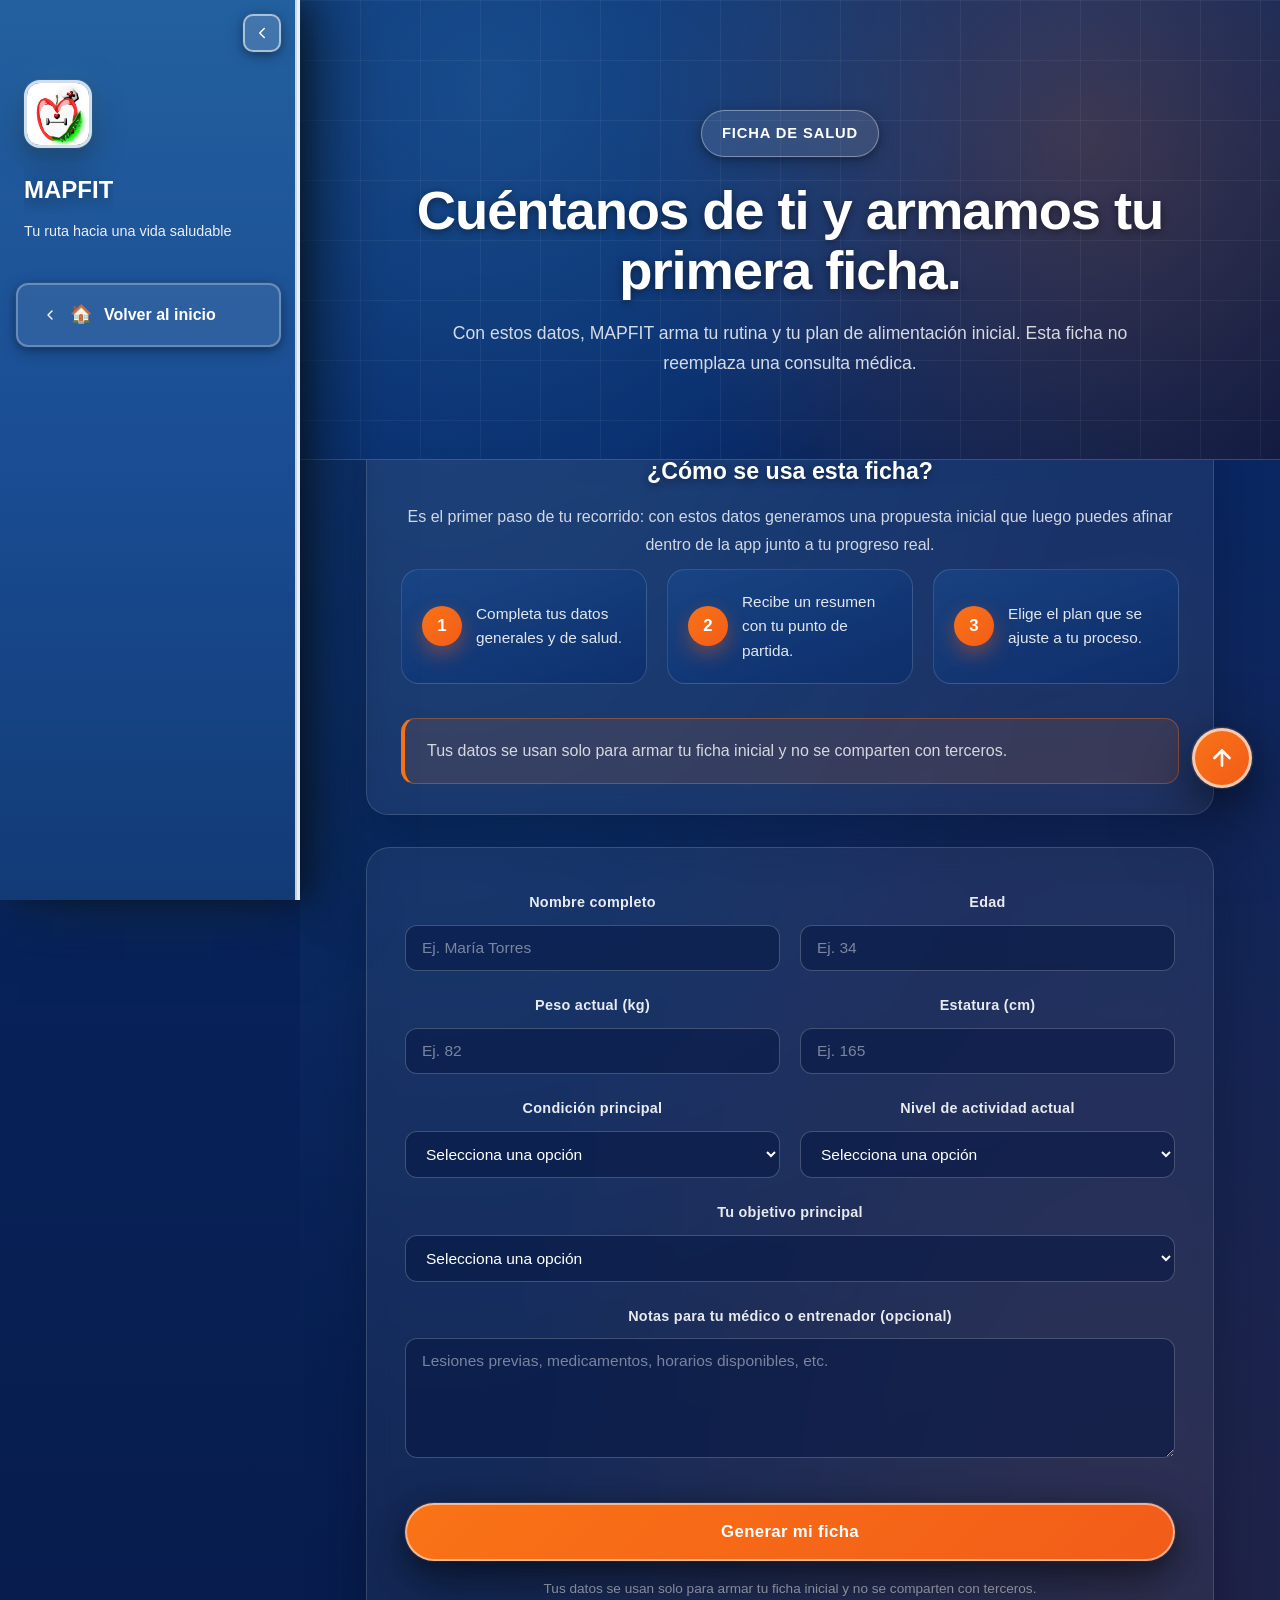
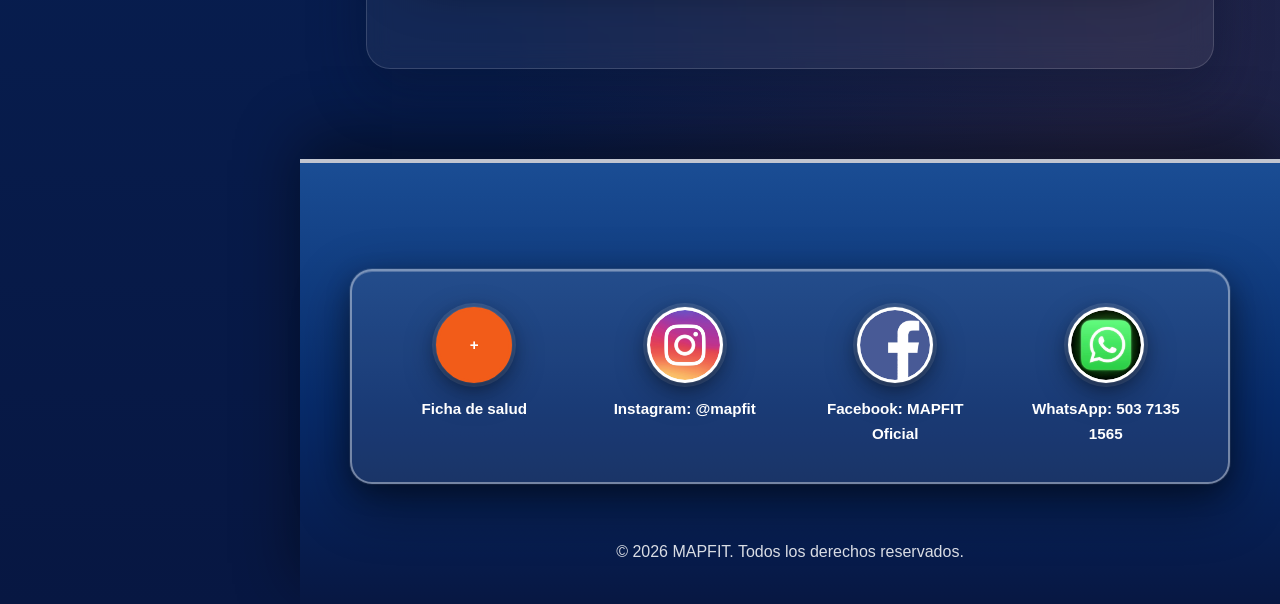
<file: ficha.html>
<!DOCTYPE html>
<html lang="es">
<head>
<meta charset="UTF-8">
<meta name="viewport" content="width=device-width, initial-scale=1.0">
<title>Ficha de salud — MAPFIT</title>
<link rel="stylesheet" href="estilo.css">
</head>
<body class="ficha-page">

<header id="sidebar">
  <button class="sidebar-toggle-btn" id="toggleBtn" title="Contraer/expandir menú">
    <svg viewBox="0 0 24 24" fill="none" xmlns="http://www.w3.org/2000/svg">
      <path d="M15 18l-6-6 6-6" stroke="currentColor" stroke-width="2" stroke-linecap="round" stroke-linejoin="round"/>
    </svg>
  </button>

  <div class="header-inner">

    <a href="mapfit.html" class="brand-block">
      <span class="logo-mark">
        <img src="logo.jpeg" alt="Logo MAPFIT">
      </span>
      <span class="logo sidebar-text">MAPFIT</span>
      <span class="tagline sidebar-text">Tu ruta hacia una vida saludable</span>
    </a>

    <a href="mapfit.html" class="back-link">
      <svg viewBox="0 0 24 24" fill="none" width="16" height="16" xmlns="http://www.w3.org/2000/svg">
        <path d="M15 18l-6-6 6-6" stroke="currentColor" stroke-width="2" stroke-linecap="round" stroke-linejoin="round"/>
      </svg>
      <span class="nav-ico">🏠</span><span class="nav-lbl sidebar-text">Volver al inicio</span>
    </a>
  </div>
</header>


<button class="sidebar-float-btn" id="floatBtn" title="Abrir menú">
  <svg viewBox="0 0 24 24" fill="none" xmlns="http://www.w3.org/2000/svg">
    <path d="M3 12h18M3 6h18M3 18h18" stroke="currentColor" stroke-width="2" stroke-linecap="round" stroke-linejoin="round"/>
  </svg>
</button>

<main>
  <div class="wrap page-hero">
    <span class="eyebrow">Ficha de salud</span>
    <h1>Cuéntanos de ti y armamos tu primera ficha.</h1>
    <p>Con estos datos, MAPFIT arma tu rutina y tu plan de alimentación inicial. Esta ficha no reemplaza una consulta médica.</p>
  </div>

  <section class="reveal">
    <div class="wrap">
      <div class="ficha-wrap">
        <div class="ficha-intro reveal">
          <h3>¿Cómo se usa esta ficha?</h3>
          <p>Es el primer paso de tu recorrido: con estos datos generamos una propuesta inicial que luego puedes afinar dentro de la app junto a tu progreso real.</p>
          <div class="ficha-steps reveal">
            <div class="ficha-step"><span class="num">1</span>Completa tus datos generales y de salud.</div>
            <div class="ficha-step"><span class="num">2</span>Recibe un resumen con tu punto de partida.</div>
            <div class="ficha-step"><span class="num">3</span>Elige el plan que se ajuste a tu proceso.</div>
          </div>
          <p class="ficha-note">Tus datos se usan solo para armar tu ficha inicial y no se comparten con terceros.</p>
        </div>

        <div>
          <form class="ficha-form reveal" id="fichaForm">
            <div class="form-row">
              <div class="form-field">
                <label for="f-nombre">Nombre completo</label>
                <input type="text" id="f-nombre" name="nombre" placeholder="Ej. María Torres" required>
              </div>
              <div class="form-field">
                <label for="f-edad">Edad</label>
                <input type="number" id="f-edad" name="edad" min="12" max="99" placeholder="Ej. 34" required>
              </div>
            </div>
            <div class="form-row">
              <div class="form-field">
                <label for="f-peso">Peso actual (kg)</label>
                <input type="number" id="f-peso" name="peso" min="20" max="300" step="0.1" placeholder="Ej. 82" required>
              </div>
              <div class="form-field">
                <label for="f-altura">Estatura (cm)</label>
                <input type="number" id="f-altura" name="altura" min="100" max="230" placeholder="Ej. 165" required>
              </div>
            </div>
            <div class="form-row">
              <div class="form-field">
                <label for="f-condicion">Condición principal</label>
                <select id="f-condicion" name="condicion" required>
                  <option value="">Selecciona una opción</option>
                  <option>Sobrepeso</option>
                  <option>Obesidad</option>
                  <option>Sedentarismo</option>
                  <option>Presión alta</option>
                  <option>Glucosa elevada</option>
                  <option>Ninguna, solo quiero mejorar</option>
                </select>
              </div>
              <div class="form-field">
                <label for="f-actividad">Nivel de actividad actual</label>
                <select id="f-actividad" name="actividad" required>
                  <option value="">Selecciona una opción</option>
                  <option>Casi nula</option>
                  <option>Baja (1-2 veces por semana)</option>
                  <option>Moderada (3-4 veces por semana)</option>
                  <option>Alta (5+ veces por semana)</option>
                </select>
              </div>
            </div>
            <div class="form-row">
              <div class="form-field full">
                <label for="f-objetivo">Tu objetivo principal</label>
                <select id="f-objetivo" name="objetivo" required>
                  <option value="">Selecciona una opción</option>
                  <option>Bajar de peso</option>
                  <option>Controlar mi glucosa o presión</option>
                  <option>Ganar constancia con el ejercicio</option>
                  <option>Mejorar mi alimentación</option>
                  <option>Mantener mis resultados actuales</option>
                </select>
              </div>
            </div>
            <div class="form-row">
              <div class="form-field full">
                <label for="f-notas">Notas para tu médico o entrenador (opcional)</label>
                <textarea id="f-notas" name="notas" placeholder="Lesiones previas, medicamentos, horarios disponibles, etc."></textarea>
              </div>
            </div>
            <button type="submit" class="form-submit">Generar mi ficha</button>
            <p class="form-hint">Tus datos se usan solo para armar tu ficha inicial y no se comparten con terceros.</p>
          </form>

          <div class="ficha-summary" id="fichaSummary">
            <h4>Tu ficha inicial</h4>
            <dl id="fichaSummaryList"></dl>
            <div class="ficha-summary-actions">
              <a href="mapfit.html#planes" class="btn-primary">Ver planes y cuotas</a>
              <a href="mapfit.html" class="btn-ghost">🏠 Volver al inicio</a>
            </div>
          </div>
        </div>
      </div>
    </div>
  </section>
<button class="back-to-top" id="backToTop" aria-label="Volver arriba"><svg viewBox="0 0 24 24" fill="none" xmlns="http://www.w3.org/2000/svg"><path d="M12 19V5M5 12l7-7 7 7" stroke="currentColor" stroke-width="2.4" stroke-linecap="round" stroke-linejoin="round"/></svg></button>
</main>

<footer>
  <div class="wrap footer-simple">
    <div class="footer-social">
      <a class="social-item" href="ficha.html">
        <div class="social-circle" style="background:var(--ember);border-color:var(--ember);">
          <span style="color:#fff;font-weight:700;">+</span>
        </div>
        <span>Ficha de salud</span>
      </a>
      <a class="social-item" href="https://instagram.com/mapfit" target="_blank" rel="noopener">
        <div class="social-circle"><img src="instagram.jpeg" alt="Instagram"></div>
        <span>Instagram: @mapfit</span>
      </a>
      <a class="social-item" href="https://facebook.com/MAPFITOficial" target="_blank" rel="noopener">
        <div class="social-circle"><img src="facebook.jpeg" alt="Facebook"></div>
        <span>Facebook: MAPFIT Oficial</span>
      </a>
      <a class="social-item" href="https://wa.me/50371351565" target="_blank" rel="noopener">
        <div class="social-circle"><img src="whatsapp.jpeg" alt="WhatsApp"></div>
        <span>WhatsApp: 503 7135 1565</span>
      </a>
    </div>
    <span class="footer-copy">© 2026 MAPFIT. Todos los derechos reservados.</span>
  </div>
</footer>


<script>
  const sidebar = document.getElementById('sidebar');
  const toggleBtn = document.getElementById('toggleBtn');
  const floatBtn = document.getElementById('floatBtn');

  function toggleSidebar() {
    const isMobile = window.innerWidth <= 900;
    if (isMobile) {
      const isOpen = document.body.classList.contains('sidebar-overlay');
      if (isOpen) {
        document.body.classList.remove('sidebar-overlay');
      } else {
        document.body.classList.add('sidebar-overlay');
        sidebar.classList.remove('collapsed');
        document.body.classList.remove('sidebar-collapsed');
      }
    } else {
      const isCollapsed = sidebar.classList.contains('collapsed');
      if (isCollapsed) {
        sidebar.classList.remove('collapsed');
        document.body.classList.remove('sidebar-collapsed');
      } else {
        sidebar.classList.add('collapsed');
        document.body.classList.add('sidebar-collapsed');
      }
    }
  }

  toggleBtn.addEventListener('click', toggleSidebar);

  floatBtn.addEventListener('click', () => {
    const isMobile = window.innerWidth <= 900;
    if (isMobile) {
      document.body.classList.add('sidebar-overlay');
      sidebar.classList.remove('collapsed');
      document.body.classList.remove('sidebar-collapsed');
    } else {
      sidebar.classList.remove('collapsed');
      document.body.classList.remove('sidebar-collapsed');
    }
  });

  document.body.addEventListener('click', (e) => {
    if (window.innerWidth <= 900 && document.body.classList.contains('sidebar-overlay')) {
      if (!sidebar.contains(e.target) && !floatBtn.contains(e.target) && !toggleBtn.contains(e.target)) {
        document.body.classList.remove('sidebar-overlay');
      }
    }
  });

  let wasMobile = window.innerWidth <= 900;
  window.addEventListener('resize', () => {
    const isMobile = window.innerWidth <= 900;
    if (isMobile !== wasMobile) {
      document.body.classList.remove('sidebar-overlay');
      sidebar.classList.remove('collapsed');
      document.body.classList.remove('sidebar-collapsed');
      wasMobile = isMobile;
    }
  });

  const fichaForm = document.getElementById('fichaForm');
  const fichaSummary = document.getElementById('fichaSummary');
  const fichaSummaryList = document.getElementById('fichaSummaryList');

  fichaForm.addEventListener('submit', (e) => {
    e.preventDefault();
    const data = new FormData(fichaForm);
    const peso = parseFloat(data.get('peso'));
    const alturaM = parseFloat(data.get('altura')) / 100;
    const imc = (peso && alturaM) ? (peso / (alturaM * alturaM)).toFixed(1) : '—';

    const rows = [
      ['Nombre', data.get('nombre')],
      ['Edad', data.get('edad') + ' años'],
      ['Peso', peso + ' kg'],
      ['Estatura', data.get('altura') + ' cm'],
      ['IMC estimado', imc],
      ['Condición principal', data.get('condicion')],
      ['Actividad actual', data.get('actividad')],
      ['Objetivo', data.get('objetivo')],
    ];
    if (data.get('notas')) rows.push(['Notas', data.get('notas')]);

    const esc = (t) => String(t == null ? '' : t)
      .replace(/&/g, '&amp;').replace(/</g, '&lt;').replace(/>/g, '&gt;')
      .replace(/"/g, '&quot;').replace(/'/g, '&#39;');

    fichaSummaryList.innerHTML = rows.map(([k, v]) =>
      `<dt>${esc(k)}</dt><dd>${esc(v)}</dd>`
    ).join('');

    fichaSummary.classList.add('show');
    fichaSummary.scrollIntoView({ behavior: 'smooth', block: 'center' });
  });

  var backToTopBtn=document.getElementById('backToTop');
  window.addEventListener('scroll',function(){if(window.scrollY>400){backToTopBtn.classList.add('visible')}else{backToTopBtn.classList.remove('visible')}});
  backToTopBtn.addEventListener('click',function(){window.scrollTo({top:0,behavior:'smooth'})});

  var revealEls=document.querySelectorAll('.reveal');
  var revealObs=new IntersectionObserver(function(entries){entries.forEach(function(e){if(e.isIntersecting){e.target.classList.add('revealed');revealObs.unobserve(e.target)}})},{threshold:0.12,rootMargin:'0px 0px -40px 0px'});
  revealEls.forEach(function(el){revealObs.observe(el)});
</script>

</body>
</html>
</file>
<file: estilo.css>
:root {
  --forest:      #F97316;
  --forest-deep: #F26522;
  --ember:       #F25C19;
  --ember-glow:  rgba(242, 92, 25, 0.25);
  --sand:        #FFFFFF;
  --paper:       #A9D3C5;
  --ink:         #FFFFFF;

  --azurite:     #071742;
  --lapis:       #072B6B;
  --blue-topaz:  #1A4D94;
  --blue-macaw:  #357CB6;

  --nav-blue:        #1A4D94;
  --nav-blue-bright: #23609F;
  --nav-blue-light:  #357CB6;
  --nav-blue-deep:   #123B76;
  --nav-glow:        rgba(53, 124, 182, 0.45);

  --bg:           #072B6B;
  --bg-deep:      #071742;
  --bg-mid:       #0A356F;
  --bg-soft:      #0E3E82;
  --page-gradient: linear-gradient(160deg,
      #071742 0%,
      #072B6B 20%,
      #0A356F 42%,
      #0E3E82 62%,
      #072B6B 82%,
      #071742 100%);
  --bg-card:      rgba(255,255,255,0.10);
  --bg-card-hover:rgba(255,255,255,0.16);
  --bg-sidebar:   #1A4D94;
  --bg-input:     rgba(255,255,255,0.08);
  --bg-input-focus:rgba(255,255,255,0.14);

  --text:        #FFFFFF;
  --text-muted:  #FFFFFF;
  --text-bright: #FFFFFF;

  --border:       rgba(255, 255, 255, 0.12);
  --border-strong:rgba(255, 255, 255, 0.25);
  --border-nav:  rgba(255, 255, 255, 0.20);

  --shadow-sm:  0 4px 16px rgba(0,0,0,0.28), 0 2px 6px rgba(0,0,0,0.22), 0 0 0 1px rgba(255,255,255,0.06);
  --shadow-md:  0 10px 32px rgba(0,0,0,0.36), 0 4px 14px rgba(0,0,0,0.26), 0 0 0 1px rgba(255,255,255,0.08);
  --shadow-lg:  0 20px 56px rgba(0,0,0,0.44), 0 8px 24px rgba(0,0,0,0.30), 0 0 0 1px rgba(255,255,255,0.10);
  --shadow-xl:  0 30px 80px rgba(0,0,0,0.52), 0 14px 36px rgba(0,0,0,0.36), 0 0 0 1.5px rgba(255,255,255,0.12);
  --shadow-glow:0 0 34px rgba(53,124,182,0.55);
  --shadow-ember:0 0 30px rgba(242,92,25,0.45);
  --shadow-nav: 18px 0 70px rgba(0,0,0,0.55), 8px 0 28px rgba(0,0,0,0.45), 0 0 60px rgba(53,124,182,0.35);
  --divider: linear-gradient(90deg, transparent 0%, rgba(255,255,255,0.35) 12%, #FFFFFF 50%, rgba(255,255,255,0.35) 88%, transparent 100%);
  --shadow-text: 0 3px 18px rgba(0,0,0,0.45);

  --radius:      22px;
  --radius-sm:   12px;
  --radius-pill: 34px;

  --ease:       cubic-bezier(0.22, 1, 0.36, 1);
  --ease-back:  cubic-bezier(0.34, 1.56, 0.64, 1);
  --t-fast:     0.22s;
  --t-mid:      0.4s;
  --t-slow:     0.65s;

  --sidebar-w:          300px;
  --sidebar-collapsed-w:72px;

  --font-display: Arial, 'Liberation Sans', Helvetica, sans-serif;
  --font-body:    Arial, 'Liberation Sans', Helvetica, sans-serif;
  --font-mono:    Arial, 'Liberation Sans', Helvetica, sans-serif;
}

*, *::before, *::after {
  margin: 0;
  padding: 0;
  box-sizing: border-box;
}

html {
  scroll-behavior: smooth;
  scroll-padding-top: 28px;
}

body {
  font-family: var(--font-body);
  background: var(--page-gradient);
  background-attachment: fixed;
  background-size: cover;
  color: var(--ink);
  font-size: 1.12rem;
  line-height: 1.8;
  overflow-x: hidden;
  text-align: right;
  margin-left: var(--sidebar-w);
  transition: margin-left 0.35s cubic-bezier(0.4,0,0.2,1);
}

main {
  background:
    radial-gradient(ellipse at 15% 8%, rgba(53,124,182,0.22) 0%, transparent 55%),
    radial-gradient(ellipse at 85% 92%, rgba(242,92,25,0.12) 0%, transparent 55%);
}

body.sidebar-collapsed { margin-left: var(--sidebar-collapsed-w); }
body.sidebar-overlay    { margin-left: 0; }

body.sidebar-overlay::after {
  content: '';
  position: fixed;
  inset: 0;
  background: rgba(0,0,0,0.3);
  z-index: 90;
}

a {
  color: #FFFFFF;
  text-decoration: none;
  transition: color var(--t-fast) var(--ease), text-shadow var(--t-fast) var(--ease), transform var(--t-fast) var(--ease);
}

a:hover {
  color: #FFE3D2;
  text-shadow: 0 0 16px rgba(255,255,255,0.6);
}

img {
  max-width: 100%;
  height: auto;
  display: block;
}

.wrap {
  max-width: 1240px;
  margin: 0 auto;
  padding: 0 40px;
  text-align: center;
}

h1, h2, h3, h4, h5, h6 {
  font-family: var(--font-display);
  color: var(--ink);
  line-height: 1.18;
  font-weight: 900;
  letter-spacing: -0.03em;
  text-align: center;
  text-shadow: var(--shadow-text);
}

h1 { font-size: clamp(2.9rem,6.4vw,4.8rem); margin-bottom: 30px; }
h2 { font-size: clamp(2.1rem,4vw,3.1rem); margin-bottom: 26px; }
h3 { font-size: clamp(1.5rem,3vw,2rem); margin-bottom: 20px; }
h4 { font-size: clamp(1.2rem,2.2vw,1.5rem); margin-bottom: 16px; }

p {
  color: var(--ink);
  font-size: 1.12rem;
  line-height: 1.85;
  margin-bottom: 22px;
  text-align: center;
}

p:last-child { margin-bottom: 0; }

em {
  font-style: normal;
  color: var(--ink);
  font-weight: 700;
}

.eyebrow {
  display: inline-block;
  font-family: var(--font-body);
  font-size: 1.02rem;
  font-weight: 600;
  letter-spacing: 0.14em;
  text-transform: uppercase;
  color: var(--ink);
  margin-bottom: 24px;
  padding: 8px 20px;
  border: 1.5px solid rgba(255,255,255,0.35);
  border-radius: var(--radius-pill);
  background: rgba(255,255,255,0.10);
  box-shadow: var(--shadow-sm);
  animation: fadeUp 0.7s var(--ease) both;
  transition: all var(--t-fast) var(--ease);
}

.eyebrow:hover {
  background: rgba(255,255,255,0.20);
  border-color: #FFFFFF;
  box-shadow: var(--shadow-md), var(--shadow-glow);
  transform: translateY(-2px);
}

.mono {
  font-family: var(--font-mono);
  font-size: 1rem;
  font-weight: 500;
  letter-spacing: 0.07em;
  text-transform: uppercase;
  color: var(--ink);
}

.section-head {
  margin-bottom: 68px;
  border-left: none;
  border-bottom: 4px solid rgba(255,255,255,0.45);
  padding: 0 20px 34px;
  text-align: center;
  transition: border-color var(--t-mid) var(--ease), padding var(--t-mid) var(--ease);
}

.section-head:hover {
  border-bottom-color: #FFFFFF;
  padding-bottom: 40px;
}

.section-head h2 { text-align: center; }

.section-head p {
  margin-top: 24px;
  margin-left: auto;
  margin-right: auto;
  max-width: 820px;
  font-size: 1.22rem;
  line-height: 1.85;
  text-align: center;
  color: var(--ink);
}

.reveal {
  opacity: 0;
  transform: translateY(38px) scale(0.985);
  transition: opacity var(--t-slow) var(--ease), transform var(--t-slow) var(--ease);
}

.reveal.revealed {
  opacity: 1;
  transform: translateY(0) scale(1);
}

@keyframes fadeUp {
  from { opacity: 0; transform: translateY(26px); }
  to   { opacity: 1; transform: translateY(0); }
}

@keyframes fadeIn {
  from { opacity: 0; }
  to   { opacity: 1; }
}

@keyframes slideInLeft {
  from { opacity: 0; transform: translateX(-34px); }
  to   { opacity: 1; transform: translateX(0); }
}

@keyframes popIn {
  0%   { opacity: 0; transform: scale(0.9); }
  60%  { opacity: 1; transform: scale(1.03); }
  100% { opacity: 1; transform: scale(1); }
}

@keyframes floatY {
  0%, 100% { transform: translateY(0); }
  50%      { transform: translateY(-10px); }
}

@keyframes pulseGlow {
  0%, 100% { box-shadow: var(--shadow-md), 0 0 14px rgba(53,124,182,0.35); }
  50%      { box-shadow: var(--shadow-lg), 0 0 32px rgba(53,124,182,0.70); }
}

@keyframes emberPulse {
  0%, 100% { box-shadow: var(--shadow-md), 0 0 16px rgba(242,92,25,0.40); }
  50%      { box-shadow: var(--shadow-lg), 0 0 34px rgba(242,92,25,0.75); }
}

@keyframes shine {
  0%   { left: -120%; }
  100% { left: 120%; }
}

@keyframes borderFlow {
  0%   { background-position: 0% 50%; }
  100% { background-position: 200% 50%; }
}

section {
  padding: 78px 46px;
  margin: 54px auto;
  max-width: 1340px;
  border: 2px solid rgba(255,255,255,0.30);
  border-radius: 26px;
  border-bottom: none;
  position: relative;
  text-align: center;
  background: linear-gradient(165deg, rgba(53,124,182,0.24) 0%, rgba(7,43,107,0.55) 55%, rgba(7,23,66,0.62) 100%);
  box-shadow: 0 30px 80px rgba(0,0,0,0.50), 0 12px 30px rgba(0,0,0,0.34), inset 0 2px 0 rgba(255,255,255,0.20);
  overflow: hidden;
  transition: box-shadow var(--t-mid) var(--ease), border-color var(--t-mid) var(--ease), transform var(--t-mid) var(--ease);
}

section:hover {
  border-color: rgba(255,255,255,0.55);
  box-shadow: 0 38px 96px rgba(0,0,0,0.56), 0 16px 38px rgba(0,0,0,0.38), inset 0 2px 0 rgba(255,255,255,0.26);
}

section::before {
  content: '';
  position: absolute;
  top: 0; left: 0;
  width: 100%; height: 7px;
  background: linear-gradient(90deg, #357CB6, #FFFFFF, #357CB6);
  background-size: 200% 100%;
  animation: borderFlow 7s linear infinite;
  opacity: 0.9;
}

section::after {
  content: '';
  position: absolute;
  left: 6%;
  right: 6%;
  bottom: 0;
  display: block;
  width: 88%;
  height: 6px;
  margin: 0 auto;
  background: linear-gradient(
    90deg,
    transparent 0%,
    rgba(255,255,255,0.35) 10%,
    rgba(255,255,255,0.8) 28%,
    #FFFFFF 50%,
    rgba(255,255,255,0.8) 72%,
    rgba(255,255,255,0.35) 90%,
    transparent 100%
  );
  background-size: 200% 100%;
  animation: borderFlow 6s linear infinite;
  opacity: 0.9;
  box-shadow: 0 0 26px rgba(255,255,255,0.55), 0 8px 26px rgba(0,0,0,0.4);
}

section:last-of-type::after { display: none; }

main > section:nth-child(odd) {
  background: linear-gradient(165deg, rgba(53,124,182,0.26) 0%, rgba(7,43,107,0.56) 55%, rgba(7,23,66,0.64) 100%);
}
main > section:nth-child(even) {
  background: linear-gradient(165deg, rgba(26,77,148,0.30) 0%, rgba(7,23,66,0.60) 60%, rgba(7,43,107,0.55) 100%);
}
#hero {
  background: transparent !important;
  border: none !important;
  box-shadow: none !important;
  max-width: none;
  margin: 0;
  padding: 130px 30px 110px;
}
#hero::before, #hero::after { display: none; }

/* ============================================
   MENÚ DE NAVEGACIÓN — CELTIC BLUE
   ============================================ */

header#sidebar {
  position: fixed;
  top: 0;
  left: 0;
  width: var(--sidebar-w);
  height: 100vh;
  background: linear-gradient(180deg, #23609F 0%, #1A4D94 50%, #123B76 100%);
  border-right: 3px solid rgba(255,255,255,0.9);
  z-index: 100;
  transition: width var(--t-mid) var(--ease), transform var(--t-mid) var(--ease), box-shadow var(--t-mid) var(--ease);
  overflow: visible;
  display: flex;
  flex-direction: column;
  box-shadow: var(--shadow-nav);
}

header#sidebar::before {
  content: '';
  position: absolute;
  inset: 0;
  background: none;
  pointer-events: none;
  z-index: 0;
}

header#sidebar > * { position: relative; z-index: 1; }

header#sidebar::after {
  content: '';
  position: absolute;
  top: 0;
  right: 0;
  width: 2px;
  height: 100%;
  background: rgba(255,255,255,0.85);
  opacity: 0.9;
  z-index: 2;
}

header#sidebar.collapsed {
  width: var(--sidebar-collapsed-w);
  border-right-color: rgba(53,124,182,0.45);
}
header#sidebar.collapsed .sidebar-text {
  opacity: 0;
  pointer-events: none;
  width: 0;
}
header#sidebar.collapsed .brand-block { padding: 0 12px; align-items: center; }
header#sidebar.collapsed #mainNav { padding: 12px 8px; margin: 4px; }
header#sidebar.collapsed #mainNav a { justify-content: center; padding: 14px 8px; }
header#sidebar.collapsed .back-link { justify-content: center; margin: 0 8px 14px; padding: 14px 8px; }

.header-inner {
  display: flex;
  flex-direction: column;
  height: 100%;
  padding: 24px 0;
  overflow-x: hidden;
  overflow-y: auto;
  scrollbar-width: thin;
}

.sidebar-text {
  transition: opacity var(--t-fast) var(--ease), width var(--t-mid) var(--ease);
  white-space: nowrap;
  overflow: hidden;
}

.brand-block {
  display: flex;
  flex-direction: column;
  align-items: flex-start;
  padding: 0 24px;
  margin-bottom: 40px;
  color: #FFFFFF;
  text-decoration: none;
  animation: slideInLeft 0.6s var(--ease) both;
  transition: transform var(--t-fast) var(--ease);
}

.brand-block:hover { transform: translateX(3px); }

.logo-mark {
  width: 68px;
  height: 68px;
  border-radius: 16px;
  overflow: hidden;
  margin-bottom: 18px;
  border: 3px solid rgba(255,255,255,0.8);
  box-shadow: 0 0 26px rgba(53,124,182,0.7), var(--shadow-md);
  transition: transform var(--t-mid) var(--ease-back), box-shadow var(--t-mid) var(--ease);
}

.brand-block:hover .logo-mark {
  transform: scale(1.08) rotate(-3deg);
  box-shadow: 0 0 38px rgba(53,124,182,0.9), var(--shadow-lg);
}

.logo-mark img,
.logo-mark .logo-svg { width: 100%; height: 100%; object-fit: cover; display: block; }

.logo {
  font-family: var(--font-display);
  font-size: 1.75rem;
  font-weight: 800;
  letter-spacing: 1px;
  color: #FFFFFF;
  text-shadow: 0 3px 18px rgba(0,0,0,0.45);
}

.tagline {
  font-size: 1rem;
  color: rgba(255,255,255,0.9);
  font-weight: 500;
  margin-top: 6px;
}

#mainNav {
  display: flex;
  flex-direction: column;
  gap: 10px;
  padding: 18px 16px;
  margin: 6px 10px;
  flex: 1;
  overflow-y: auto;
  border: 2px solid rgba(255,255,255,0.5);
  border-radius: var(--radius);
  background: rgba(7,23,66,0.42);
  backdrop-filter: blur(8px);
  box-shadow: inset 0 0 30px rgba(0,0,0,0.28), var(--shadow-md);
}

#mainNav a {
  display: flex;
  align-items: center;
  padding: 15px 18px;
  margin: 0;
  border-radius: var(--radius-sm);
  font-size: 1.06rem;
  font-weight: 600;
  color: #FFFFFF;
  transition: all var(--t-fast) var(--ease);
  border: 2px solid rgba(255,255,255,0.2);
  background: rgba(255,255,255,0.08);
  gap: 12px;
  position: relative;
  overflow: hidden;
  box-shadow: var(--shadow-sm);
  animation: slideInLeft 0.5s var(--ease) both;
}

#mainNav a::before {
  content: '';
  position: absolute;
  top: 0;
  left: -120%;
  width: 60%;
  height: 100%;
  background: linear-gradient(90deg, transparent, rgba(255,255,255,0.28), transparent);
  transform: skewX(-18deg);
  pointer-events: none;
}

#mainNav a:hover {
  color: #FFFFFF;
  border-color: #FFFFFF;
  background: rgba(255,255,255,0.26);
  transform: translateX(6px) scale(1.02);
  box-shadow: var(--shadow-md), 0 0 22px rgba(53,124,182,0.6);
}

#mainNav a:hover::before { animation: shine 0.75s var(--ease); }

#mainNav a.active {
  color: #072B6B;
  border: 2px solid #FFFFFF;
  background: #FFFFFF;
  font-weight: 800;
  box-shadow: var(--shadow-md), 0 0 26px rgba(255,255,255,0.85);
  transform: translateX(4px);
}

#mainNav a.active::before { background: transparent; }

#mainNav a.nav-cta {
  margin-top: auto;
  margin-bottom: 8px;
  padding: 16px 20px;
  font-size: 1.06rem;
  background: linear-gradient(135deg, var(--ember) 0%, #d04f15 60%, var(--ember) 100%);
  color: #FFFFFF;
  font-weight: 800;
  border-radius: var(--radius-pill);
  text-align: center;
  justify-content: center;
  border: 2px solid rgba(255,255,255,0.6);
  box-shadow: var(--shadow-md), var(--shadow-ember);
  animation: emberPulse 3s ease-in-out infinite;
}

#mainNav a.nav-cta:hover {
  background: linear-gradient(135deg, #d04f15 0%, var(--ember) 60%, #d04f15 100%);
  color: #FFFFFF;
  border-color: #FFFFFF;
  box-shadow: var(--shadow-xl), 0 0 36px var(--ember-glow);
  transform: translateY(-3px) scale(1.03);
}

.back-link {
  display: flex;
  align-items: center;
  gap: 12px;
  padding: 14px 24px;
  color: #FFFFFF;
  font-size: 1.02rem;
  font-weight: 600;
  text-decoration: none;
  border: 2px solid rgba(255,255,255,0.28);
  border-radius: var(--radius-sm);
  background: rgba(255,255,255,0.08);
  margin: 0 16px 16px;
  box-shadow: var(--shadow-sm);
  transition: all var(--t-fast) var(--ease);
}

.back-link:hover {
  color: #FFFFFF;
  border-color: #FFFFFF;
  background: rgba(255,255,255,0.24);
  transform: translateX(-4px);
  box-shadow: var(--shadow-md), 0 0 20px rgba(53,124,182,0.5);
}

.sidebar-toggle-btn {
  position: static;
  flex: 0 0 auto;
  align-self: flex-end;
  margin: 18px 20px 2px;
  background: rgba(255,255,255,0.14);
  border: 2px solid rgba(255,255,255,0.55);
  border-radius: 12px;
  width: 42px;
  height: 42px;
  display: flex;
  align-items: center;
  justify-content: center;
  cursor: pointer;
  color: #FFFFFF;
  box-shadow: var(--shadow-sm);
  transition: all var(--t-fast) var(--ease);
  z-index: 120;
  padding: 0;
  line-height: 0;
}

.sidebar-toggle-btn:hover {
  color: #072B6B;
  border-color: #FFFFFF;
  background: #FFFFFF;
  box-shadow: var(--shadow-md);
  transform: scale(1.06);
}

.sidebar-toggle-btn:active { transform: scale(0.94); }

.sidebar-toggle-btn:focus-visible {
  outline: 3px solid #FFFFFF;
  outline-offset: 3px;
}

.sidebar-toggle-btn svg {
  width: 20px;
  height: 20px;
  display: block;
  stroke: currentColor;
  stroke-width: 2.4;
  stroke-linecap: round;
  stroke-linejoin: round;
  fill: none;
  transform: rotate(0deg);
  transform-origin: 50% 50%;
  transition: transform var(--t-mid) var(--ease-back);
}

header#sidebar.collapsed .sidebar-toggle-btn svg,
body.sidebar-collapsed .sidebar-toggle-btn svg,
.sidebar-toggle-btn[aria-expanded="false"] svg,
.sidebar-toggle-btn.is-collapsed svg {
  transform: rotate(180deg);
}

header#sidebar.collapsed .sidebar-toggle-btn {
  align-self: center;
  margin: 18px auto 2px;
  transform: none;
}

header#sidebar.collapsed .sidebar-toggle-btn:hover {
  transform: scale(1.1);
}

.sidebar-float-btn {
  position: fixed;
  top: 22px;
  left: 22px;
  z-index: 80;
  width: 60px;
  height: 60px;
  border-radius: 18px;
  background: var(--blue-topaz);
  border: 2.5px solid rgba(255,255,255,0.6);
  color: #FFFFFF;
  display: none;
  align-items: center;
  justify-content: center;
  cursor: pointer;
  padding: 0;
  box-shadow: var(--shadow-lg), var(--shadow-glow);
  animation: pulseGlow 3s ease-in-out infinite;
  transition: all var(--t-fast) var(--ease);
}

body.sidebar-collapsed .sidebar-float-btn,
body.sidebar-overlay .sidebar-float-btn {
  display: none;
}

.sidebar-float-btn:hover {
  background: var(--nav-blue-bright);
  border-color: #FFFFFF;
  box-shadow: var(--shadow-xl), 0 0 40px rgba(53,124,182,0.85);
  transform: scale(1.1) rotate(3deg);
  color: #FFFFFF;
}

.sidebar-float-btn:active { transform: scale(0.95); }

.sidebar-float-btn:focus-visible {
  outline: 3px solid #FFFFFF;
  outline-offset: 4px;
}

.sidebar-float-btn svg {
  width: 28px;
  height: 28px;
  display: block;
  stroke: currentColor;
  stroke-width: 2.4;
  stroke-linecap: round;
  stroke-linejoin: round;
  fill: none;
  transition: transform var(--t-mid) var(--ease-back);
}

.sidebar-float-btn:hover svg { transform: translateX(3px); }

.hero {
  padding: 150px 0 130px;
  text-align: center;
  display: flex;
  flex-direction: column;
  align-items: center;
  position: relative;
}

.hero::before {
  content: '';
  position: absolute; inset: 0;
  background: radial-gradient(ellipse at 30% 20%, rgba(249,115,22,0.06) 0%, transparent 50%),
              radial-gradient(ellipse at 70% 80%, rgba(169,211,197,0.04) 0%, transparent 50%);
  pointer-events: none; z-index: 0;
}

.hero > * { position: relative; z-index: 1; }

.hero-grid {
  display: grid;
  grid-template-columns: 1fr 1fr;
  gap: 70px;
  align-items: center;
  text-align: center;
}

.hero h1 {
  margin-bottom: 32px;
  animation: fadeUp 0.8s var(--ease) both;
}

.hero p {
  font-size: 1.3rem;
  max-width: 720px;
  margin-left: auto; margin-right: auto;
  line-height: 1.85;
  color: var(--ink);
  animation: fadeUp 0.9s 0.1s var(--ease) both;
}

.route-card {
  background: #FFFFFF;
  border: 3px solid rgba(255,255,255,0.95);
  border-radius: var(--radius);
  padding: 46px 40px;
  box-shadow: var(--shadow-xl);
  position: relative;
  overflow: visible;
  transition: transform var(--t-mid) var(--ease), box-shadow var(--t-mid) var(--ease), border-color var(--t-mid) var(--ease), background var(--t-mid) var(--ease);
  margin: 10px;
  animation: popIn 0.7s var(--ease) both;
}

.route-card,
.route-card p,
.route-card h2,
.route-card h3,
.route-card h4,
.route-card li,
.route-card span,
.route-card b,
.route-card .mono,
.route-card .eyebrow {
  color: #072B6B;
  text-shadow: none;
}

.route-card .eyebrow {
  background: rgba(7,43,107,0.10);
  border-color: rgba(7,43,107,0.35);
}

.route-card::before {
  content: '';
  position: absolute; top: 0; left: 0; right: 0;
  height: 5px;
  border-radius: var(--radius) var(--radius) 0 0;
  background: linear-gradient(90deg, #F97316, #F25C19, #F97316);
  background-size: 200% 100%;
  animation: borderFlow 5s linear infinite;
}

.route-card:hover {
  box-shadow: var(--shadow-xl), 0 0 40px rgba(255,255,255,0.55);
  border-color: #FFFFFF;
  transform: translateY(-8px);
  background: #FFFFFF;
}

.route-title {
  font-family: var(--font-display);
  font-size: 1.4rem;
  font-weight: 800;
  color: #072B6B;
  margin: 18px 0 24px;
}

.route-svg { width: 100%; height: auto; }
.route-svg path {
  stroke: var(--forest) !important;
  stroke-width: 3.2;
}

.route-stop-num {
  fill: #072B6B;
  font-size: 12px;
  font-weight: 700;
}

.route-stop-label {
  fill: #072B6B;
  font-size: 11px;
}

.about-copy {
  max-width: 980px;
  margin: 0 auto;
  padding: 40px 38px;
  text-align: center;
  background: var(--bg-card);
  border: 2px solid var(--border-strong);
  border-radius: var(--radius);
  box-shadow: var(--shadow-lg);
}

.about-copy p {
  font-size: 1.18rem;
  margin-bottom: 28px;
  line-height: 1.9;
  text-align: center;
  color: var(--ink);
}

.mv-stack {
  display: grid;
  grid-template-columns: 1fr 1fr;
  gap: 44px;
}

.mv-card {
  background: var(--bg-card);
  border: 2px solid var(--border-strong);
  border-radius: var(--radius);
  padding: 48px 40px;
  box-shadow: var(--shadow-lg);
  position: relative;
  overflow: hidden;
  transition: transform var(--t-mid) var(--ease), box-shadow var(--t-mid) var(--ease), border-color var(--t-mid) var(--ease), background var(--t-mid) var(--ease);
  margin: 10px;
}

.mv-card::after {
  content: '';
  position: absolute; bottom: 0; left: 0;
  width: 100%; height: 4px;
  background: linear-gradient(90deg, #F97316, #F25C19, #F97316);
  background-size: 200% 100%;
  animation: borderFlow 5s linear infinite;
}

.mv-card:hover {
  box-shadow: var(--shadow-xl), var(--shadow-glow);
  border-color: #FFFFFF;
  background: var(--bg-card-hover);
  transform: translateY(-8px) scale(1.01);
}

.mv-card .mono { display: block; margin-bottom: 16px; }
.mv-card h3    { margin-bottom: 22px; }

.mv-card p {
  font-size: 1.12rem;
  line-height: 1.85;
  color: var(--ink);
}

.services-grid {
  display: grid;
  grid-template-columns: repeat(3, 1fr);
  gap: 44px;
}

.service-card {
  background: var(--bg-card);
  border: 2px solid var(--border-strong);
  border-radius: var(--radius);
  padding: 46px 38px;
  box-shadow: var(--shadow-lg);
  transition: transform var(--t-mid) var(--ease), box-shadow var(--t-mid) var(--ease), border-color var(--t-mid) var(--ease), background var(--t-mid) var(--ease);
  position: relative;
  overflow: hidden;
  margin: 10px;
}

.service-card::before {
  content: '';
  position: absolute; top: 0; left: 0; right: 0;
  height: 5px;
  background: linear-gradient(90deg, #F97316, #F25C19, #F97316);
  background-size: 200% 100%;
  animation: borderFlow 5s linear infinite;
}

.service-card:hover {
  box-shadow: var(--shadow-xl), var(--shadow-glow);
  border-color: #FFFFFF;
  background: var(--bg-card-hover);
  transform: translateY(-10px) scale(1.015);
}

.service-icon {
  width: 72px; height: 72px;
  border-radius: 18px;
  background: rgba(249,115,22,0.14);
  border: 2px solid var(--border-strong);
  display: flex; align-items: center; justify-content: center;
  margin-bottom: 28px;
  box-shadow: var(--shadow-md);
  transition: transform var(--t-mid) var(--ease-back), box-shadow var(--t-mid) var(--ease), background var(--t-mid) var(--ease);
}

.service-card:hover .service-icon {
  transform: scale(1.12) rotate(-6deg);
  background: rgba(249,115,22,0.25);
  box-shadow: var(--shadow-lg), var(--shadow-ember);
}

.service-icon svg {
  width: 34px; height: 34px;
  stroke: var(--forest);
  stroke-width: 2.2;
}

.service-card h3 { margin-bottom: 20px; }

.service-card p {
  font-size: 1.1rem;
  margin-bottom: 30px;
  line-height: 1.85;
  color: var(--ink);
}

.service-tag {
  display: inline-block;
  font-family: var(--font-mono);
  font-size: 0.94rem;
  font-weight: 600;
  color: var(--ink);
  background: rgba(249,115,22,0.12);
  border: 2px solid var(--border-nav);
  padding: 7px 18px;
  border-radius: var(--radius-pill);
  box-shadow: var(--shadow-sm);
  transition: all var(--t-fast) var(--ease);
}

.service-tag:hover {
  border-color: #FFFFFF;
  background: rgba(249,115,22,0.24);
  transform: translateY(-2px);
  box-shadow: var(--shadow-md);
}

.strategy-grid {
  display: grid;
  grid-template-columns: repeat(2, 1fr);
  gap: 44px;
  align-items: stretch;
}

.strategy-point {
  background: var(--bg-card);
  border: 2px solid var(--border-strong);
  border-radius: var(--radius);
  padding: 24px 24px 0 24px;
  overflow: hidden;
  box-shadow: var(--shadow-lg);
  transition: transform var(--t-mid) var(--ease), box-shadow var(--t-mid) var(--ease), border-color var(--t-mid) var(--ease);
  margin: 0;
  display: flex;
  flex-direction: column;
}

.strategy-point::after {
  content: '';
  display: block;
  height: 5px;
  background: linear-gradient(90deg, #F97316, #F25C19, #F97316);
  background-size: 200% 100%;
  animation: borderFlow 5s linear infinite;
}

.strategy-point:hover {
  box-shadow: var(--shadow-xl), var(--shadow-glow);
  border-color: #FFFFFF;
  transform: translateY(-10px);
}

.strategy-point img {
  width: 100%;
  height: 340px;
  max-height: 340px;
  min-height: 300px;
  object-fit: cover;
  border: 2px solid var(--border-strong);
  border-radius: var(--radius-sm);
  transition: transform var(--t-slow) var(--ease), filter var(--t-mid) var(--ease), box-shadow var(--t-mid) var(--ease);
  box-shadow: var(--shadow-md);
  background: rgba(255,255,255,0.04);
  padding: 5px;
}

.strategy-point:hover img {
  transform: scale(1.05);
  filter: brightness(1.08) saturate(1.1);
  box-shadow: var(--shadow-lg), var(--shadow-glow);
}

.strategy-body {
  padding: 26px 28px 30px 28px;
  background: linear-gradient(180deg, rgba(249,115,22,0.05) 0%, transparent 45%);
  flex: 1;
  display: flex;
  flex-direction: column;
  align-items: center;
  text-align: center;
}

.strategy-body .mono {
  display: inline-block;
  align-self: center;
  margin-bottom: 14px;
  color: #FFFFFF;
  font-size: 0.95rem;
  letter-spacing: 0.12em;
  text-transform: uppercase;
  background: rgba(249,115,22,0.18);
  border: 2px solid rgba(249,115,22,0.45);
  border-radius: var(--radius-pill);
  padding: 6px 16px;
  box-shadow: var(--shadow-sm);
  transition: all var(--t-fast) var(--ease);
}

.strategy-point:hover .strategy-body .mono {
  background: rgba(249,115,22,0.32);
  border-color: var(--ember);
  box-shadow: var(--shadow-md), var(--shadow-ember);
}

.strategy-body h3 {
  margin-bottom: 16px;
  font-size: 1.6rem;
  color: var(--ink);
}

.strategy-body p {
  font-size: 1.08rem;
  line-height: 1.85;
  color: rgba(255,255,255,0.92);
  flex: 1;
}

.plans-grid {
  display: grid;
  grid-template-columns: repeat(3, 1fr);
  gap: 38px;
  align-items: stretch;
}

.plan-card {
  background: var(--bg-card);
  border: 2px solid var(--border-strong);
  border-radius: var(--radius);
  padding: 44px 36px;
  box-shadow: var(--shadow-lg);
  transition: transform var(--t-mid) var(--ease), box-shadow var(--t-mid) var(--ease), border-color var(--t-mid) var(--ease), background var(--t-mid) var(--ease);
  position: relative;
  overflow: hidden;
  display: flex;
  flex-direction: column;
  margin: 10px;
}

.plan-card::before {
  content: '';
  position: absolute; top: 0; left: 0; right: 0;
  height: 5px;
  background: linear-gradient(90deg, #F97316, #F25C19, #F97316);
  background-size: 200% 100%;
  animation: borderFlow 5s linear infinite;
}

.plan-card:hover {
  box-shadow: var(--shadow-xl), var(--shadow-glow);
  border-color: #FFFFFF;
  background: var(--bg-card-hover);
  transform: translateY(-10px);
}

.plan-card.featured {
  border-color: var(--forest);
  box-shadow: var(--shadow-xl), var(--shadow-ember);
  background: var(--bg-card-hover);
  transform: scale(1.05);
  z-index: 2;
}

.plan-card.featured::before {
  height: 6px;
  background: linear-gradient(90deg, var(--forest), var(--ember), var(--forest));
  background-size: 200% 100%;
  animation: borderFlow 4s linear infinite;
}

.plan-card.featured:hover {
  transform: scale(1.05) translateY(-8px);
  box-shadow: var(--shadow-xl), 0 0 44px rgba(242,92,25,0.6);
}

.plan-name {
  font-family: var(--font-display);
  font-size: 1.55rem;
  font-weight: 800;
  color: var(--ink);
  margin-bottom: 18px;
}

.plan-price {
  font-family: var(--font-display);
  font-size: 3.2rem;
  font-weight: 900;
  color: var(--ink);
  margin-bottom: 10px;
  text-shadow: var(--shadow-text);
}

.plan-price .amount {
  font-size: 1.3rem; font-weight: 700; color: var(--ink);
}

.plan-price .period {
  font-size: 1.05rem; font-weight: 500; color: var(--ink);
}

.plan-desc {
  font-size: 1.1rem;
  color: var(--ink);
  margin: 18px 0;
  flex-grow: 1;
  line-height: 1.85;
}

.plan-features {
  list-style: none;
  margin: 26px 0;
  padding: 0;
  flex-grow: 1;
}

.plan-features li {
  font-size: 1.08rem;
  color: var(--ink);
  padding: 15px 0;
  border-bottom: 2px solid var(--border);
  display: flex;
  align-items: center;
  justify-content: center;
  text-align: center;
  gap: 12px;
  line-height: 1.7;
  transition: transform var(--t-fast) var(--ease), border-color var(--t-fast) var(--ease);
}

.plan-features li:hover {
  transform: translateY(-2px);
  border-color: var(--border-strong);
}

.plan-features li:last-child { border-bottom: none; }

.plan-features li svg {
  width: 24px; height: 24px;
  flex-shrink: 0;
  stroke: var(--forest);
  stroke-width: 2.6;
  stroke-linecap: round;
  stroke-linejoin: round;
  margin-top: 3px;
  transition: transform var(--t-fast) var(--ease-back);
}

.plan-features li:hover svg { transform: scale(1.2); }

.plan-features li b {
  color: var(--ink);
  font-weight: 700;
}

.plan-cta {
  display: inline-block;
  margin-top: auto;
  padding: 19px 38px;
  font-family: var(--font-display);
  font-size: 1.12rem;
  font-weight: 800;
  color: #FFFFFF;
  background: var(--forest);
  border: 2px solid rgba(255,255,255,0.35);
  border-radius: var(--radius-pill);
  cursor: pointer;
  box-shadow: var(--shadow-md);
  transition: transform var(--t-fast) var(--ease), box-shadow var(--t-fast) var(--ease), background var(--t-fast) var(--ease), border-color var(--t-fast) var(--ease);
  text-align: center;
  width: 100%;
  position: relative;
  overflow: hidden;
}

.plan-cta::after {
  content: '';
  position: absolute;
  top: 0; left: -120%;
  width: 55%; height: 100%;
  background: linear-gradient(90deg, transparent, rgba(255,255,255,0.35), transparent);
  transform: skewX(-18deg);
}

.plan-cta:hover::after { animation: shine 0.8s var(--ease); }

.plan-card.featured .plan-cta {
  background: var(--ember);
  color: #FFFFFF;
  border-color: #FFFFFF;
  box-shadow: var(--shadow-md), var(--shadow-ember);
}

.plan-cta:hover {
  box-shadow: var(--shadow-xl), var(--shadow-glow);
  border-color: #FFFFFF;
  color: #FFFFFF;
  transform: translateY(-4px) scale(1.02);
}

.plan-cta:active { transform: translateY(-1px) scale(0.99); }

.plan-card.featured .plan-cta:hover {
  box-shadow: var(--shadow-xl), 0 0 38px rgba(242,92,25,0.75);
}

.plans-note {
  margin-top: 42px;
  font-size: 1.02rem;
  color: var(--ink);
  text-align: center;
  line-height: 1.8;
}

.pv-columns {
  display: grid;
  grid-template-columns: repeat(3, 1fr);
  gap: 44px;
}

.pv-col {
  background: var(--bg-card);
  border: 2px solid var(--border-strong);
  border-radius: var(--radius);
  padding: 44px 36px;
  box-shadow: var(--shadow-lg);
  transition: transform var(--t-mid) var(--ease), box-shadow var(--t-mid) var(--ease), border-color var(--t-mid) var(--ease), background var(--t-mid) var(--ease);
  position: relative;
  overflow: hidden;
  margin: 10px;
}

.pv-col::after {
  content: '';
  position: absolute; top: 0; left: 0;
  width: 5px; height: 100%;
  background: linear-gradient(180deg, var(--forest), rgba(249,115,22,0.4), var(--forest));
  background-size: 100% 200%;
  animation: borderFlow 6s linear infinite;
}

.pv-col:hover {
  box-shadow: var(--shadow-xl), var(--shadow-glow);
  border-color: #FFFFFF;
  background: var(--bg-card-hover);
  transform: translateY(-8px);
}

.pv-col h3 { margin-bottom: 26px; }

.pv-list { list-style: none; padding: 0; }

.pv-list li {
  font-size: 1.08rem;
  color: var(--ink);
  padding: 16px 0;
  border-bottom: 2px solid var(--border);
  line-height: 1.8;
  text-align: center;
  transition: transform var(--t-fast) var(--ease), border-color var(--t-fast) var(--ease);
}

.pv-list li:hover {
  transform: translateY(-2px);
  border-color: var(--border-strong);
}

.pv-list li:last-child { border-bottom: none; }

.pv-list li b {
  color: var(--ink);
  font-weight: 700;
}

.pv-list li span {
  display: block;
  font-size: 1rem;
  color: var(--ink);
  margin-top: 6px;
  line-height: 1.75;
}

.contact-grid {
  display: grid;
  grid-template-columns: 1fr 1fr;
  gap: 56px;
  align-items: start;
}

.contact-info p {
  font-size: 1.15rem;
  color: var(--ink);
  margin-bottom: 28px;
  line-height: 1.85;
  text-align: center;
}

.contact-list { list-style: none; padding: 0; }

.contact-list li {
  display: flex;
  align-items: center;
  justify-content: center;
  text-align: center;
  gap: 16px;
  padding: 18px 0;
  border-bottom: 2px solid var(--border);
  font-size: 1.1rem;
  color: var(--ink);
  transition: transform var(--t-fast) var(--ease), border-color var(--t-fast) var(--ease);
}

.contact-list li:hover {
  transform: translateY(-2px);
  border-color: var(--border-strong);
}

.contact-list li:last-child { border-bottom: none; }

.contact-list li svg {
  width: 26px; height: 26px;
  flex-shrink: 0;
  stroke: var(--forest);
  stroke-width: 2.2;
  margin-top: 0;
  transition: transform var(--t-fast) var(--ease-back);
}

.contact-list li:hover svg { transform: scale(1.15) rotate(-6deg); }

.contact-list a {
  color: var(--ink);
  text-decoration: none;
  transition: color var(--t-fast) var(--ease), text-shadow var(--t-fast) var(--ease);
}

.contact-list a:hover {
  color: var(--ember);
  text-shadow: 0 0 16px rgba(242,92,25,0.6);
}

.contact-form {
  background: var(--bg-card);
  border: 2px solid var(--border-strong);
  border-radius: var(--radius);
  padding: 46px 38px;
  box-shadow: var(--shadow-lg);
  position: relative;
  overflow: hidden;
  margin: 10px;
  transition: box-shadow var(--t-mid) var(--ease), border-color var(--t-mid) var(--ease);
}

.contact-form:hover {
  box-shadow: var(--shadow-xl), var(--shadow-glow);
  border-color: #FFFFFF;
}

.contact-form::before {
  content: '';
  position: absolute; top: 0; left: 0; right: 0;
  height: 5px;
  background: linear-gradient(90deg, #F97316, #F25C19, #F97316);
  background-size: 200% 100%;
  animation: borderFlow 5s linear infinite;
}

.form-row {
  display: grid;
  grid-template-columns: 1fr 1fr;
  gap: 22px;
}

.form-group { margin-bottom: 24px; }

.form-group label {
  display: block;
  font-family: var(--font-mono);
  font-size: 0.92rem;
  font-weight: 600;
  letter-spacing: 0.08em;
  text-transform: uppercase;
  color: var(--ink);
  margin-bottom: 10px;
}

.form-group input,
.form-group select,
.form-group textarea {
  width: 100%;
  padding: 16px 18px;
  font-family: var(--font-body);
  font-size: 1.08rem;
  color: var(--ink);
  background: rgba(255,255,255,0.08);
  border: 2px solid var(--border-strong);
  border-radius: var(--radius-sm);
  box-shadow: var(--shadow-sm);
  transition: border-color var(--t-fast) var(--ease), background var(--t-fast) var(--ease), box-shadow var(--t-fast) var(--ease), transform var(--t-fast) var(--ease);
}

.form-group input:hover,
.form-group select:hover,
.form-group textarea:hover {
  border-color: rgba(255,255,255,0.5);
  background: rgba(255,255,255,0.12);
}

.form-group input::placeholder,
.form-group textarea::placeholder {
  color: rgba(255,255,255,0.6);
}

.form-group input:focus,
.form-group select:focus,
.form-group textarea:focus {
  outline: none;
  border-color: var(--forest);
  background: rgba(255,255,255,0.14);
  box-shadow: 0 0 0 4px rgba(249,115,22,0.22), var(--shadow-md);
  transform: translateY(-2px);
}

.form-group textarea {
  resize: vertical;
  min-height: 160px;
}

.form-group select option {
  background: #0A356F;
  color: #FFFFFF;
}

.form-submit {
  width: 100%;
  padding: 19px 38px;
  font-family: var(--font-display);
  font-size: 1.15rem;
  font-weight: 800;
  color: #FFFFFF;
  background: var(--ember);
  border: 2px solid rgba(255,255,255,0.45);
  border-radius: var(--radius-pill);
  cursor: pointer;
  box-shadow: var(--shadow-md), var(--shadow-ember);
  transition: transform var(--t-fast) var(--ease), box-shadow var(--t-fast) var(--ease), border-color var(--t-fast) var(--ease);
  position: relative;
  overflow: hidden;
}

.form-submit::after {
  content: '';
  position: absolute;
  top: 0; left: -120%;
  width: 55%; height: 100%;
  background: linear-gradient(90deg, transparent, rgba(255,255,255,0.35), transparent);
  transform: skewX(-18deg);
}

.form-submit:hover::after { animation: shine 0.8s var(--ease); }

.form-submit:hover {
  border-color: #FFFFFF;
  box-shadow: var(--shadow-xl), 0 0 38px rgba(242,92,25,0.75);
  transform: translateY(-4px) scale(1.02);
}

.form-submit:active { transform: translateY(-1px) scale(0.99); }

.form-note {
  margin-top: 20px;
  font-size: 0.98rem;
  color: var(--ink);
  text-align: center;
  line-height: 1.75;
}

footer {
  background: linear-gradient(180deg, #1A4D94 0%, #072B6B 55%, #071742 100%);
  border-top: 4px solid rgba(255,255,255,0.75);
  padding: 66px 0 36px;
  margin-left: var(--sidebar-w);
  text-align: center;
  box-shadow: 0 -20px 60px rgba(0,0,0,0.45);
  transition: margin-left var(--t-mid) var(--ease);
}

body.sidebar-collapsed footer { margin-left: var(--sidebar-collapsed-w); }

.footer-inner {
  max-width: 1240px;
  margin: 0 auto;
  padding: 0 40px;
}

.footer-grid {
  display: grid;
  grid-template-columns: 1.4fr 1fr 1fr;
  gap: 50px;
  margin-bottom: 46px;
}

.footer-brand {
  font-family: var(--font-display);
  font-size: 1.7rem;
  font-weight: 800;
  color: #FFFFFF;
  margin-bottom: 16px;
  letter-spacing: 0.5px;
  text-shadow: var(--shadow-text);
}

.footer-about {
  font-size: 1.08rem;
  color: rgba(255,255,255,0.88);
  line-height: 1.85;
  max-width: 420px;
  margin: 0 auto;
  text-align: center;
}

.footer-col h4 {
  font-family: var(--font-mono);
  font-size: 0.95rem;
  font-weight: 700;
  letter-spacing: 0.12em;
  text-transform: uppercase;
  color: #FFFFFF;
  margin-bottom: 20px;
}

.footer-col ul { list-style: none; padding: 0; }

.footer-col li { margin-bottom: 14px; }

.footer-col a,
.footer-col span {
  font-size: 1.06rem;
  color: rgba(255,255,255,0.88);
  text-decoration: none;
  display: inline-block;
  transition: color var(--t-fast) var(--ease), transform var(--t-fast) var(--ease), text-shadow var(--t-fast) var(--ease);
}

.footer-col a:hover {
  color: #FFFFFF;
  transform: translateY(-2px);
  text-shadow: 0 0 14px rgba(255,255,255,0.6);
}

.footer-bottom {
  border-top: 2px solid rgba(255,255,255,0.5);
  padding-top: 30px;
  display: flex;
  justify-content: center;
  align-items: center;
  flex-wrap: wrap;
  gap: 16px;
  text-align: center;
}

.footer-copy {
  font-size: 1rem;
  color: rgba(255,255,255,0.85);
}

.footer-legal {
  display: flex;
  gap: 24px;
  flex-wrap: wrap;
  justify-content: center;
}

.footer-legal a {
  font-size: 1rem;
  color: rgba(255,255,255,0.85);
  text-decoration: none;
  transition: color var(--t-fast) var(--ease), text-shadow var(--t-fast) var(--ease);
}

.footer-legal a:hover {
  color: #FFFFFF;
  text-shadow: 0 0 14px rgba(255,255,255,0.6);
}

.wa-float {
  position: fixed;
  right: 28px;
  bottom: 28px;
  width: 70px; height: 70px;
  border-radius: 50%;
  background: #25D366;
  border: 3px solid rgba(255,255,255,0.65);
  display: flex; align-items: center; justify-content: center;
  box-shadow: var(--shadow-lg), 0 0 26px rgba(37,211,102,0.55);
  z-index: 90;
  animation: floatY 3.2s ease-in-out infinite;
  transition: transform var(--t-fast) var(--ease), box-shadow var(--t-fast) var(--ease);
}

.wa-float:hover {
  transform: scale(1.14) rotate(6deg);
  box-shadow: var(--shadow-xl), 0 0 40px rgba(37,211,102,0.85);
}

.wa-float:active { transform: scale(0.96); }

.wa-float svg { width: 38px; height: 38px; fill: #FFFFFF; }

img, figure, .anexo, .annex, .attachment, .media, .card-img, .thumb {
  border-radius: var(--radius-sm);
  transition: transform var(--t-mid) var(--ease), box-shadow var(--t-mid) var(--ease), filter var(--t-mid) var(--ease);
}

main img:not(.logo-mark img) {
  border: 2px solid var(--border-strong);
  box-shadow: var(--shadow-md);
  max-height: 460px;
  object-fit: cover;
  width: 100%;
}

main img:not(.logo-mark img):hover {
  transform: scale(1.03) translateY(-4px);
  box-shadow: var(--shadow-xl), var(--shadow-glow);
  filter: brightness(1.06) saturate(1.08);
}

button, .btn, [type="button"], [type="submit"] {
  transition: transform var(--t-fast) var(--ease), box-shadow var(--t-fast) var(--ease), background var(--t-fast) var(--ease), border-color var(--t-fast) var(--ease);
}

button:focus-visible,
a:focus-visible,
input:focus-visible,
select:focus-visible,
textarea:focus-visible {
  outline: 3px solid #FFFFFF;
  outline-offset: 3px;
  border-radius: var(--radius-sm);
}

@media (prefers-reduced-motion: reduce) {
  *, *::before, *::after {
    animation-duration: 0.01ms !important;
    animation-iteration-count: 1 !important;
    transition-duration: 0.01ms !important;
    scroll-behavior: auto !important;
  }
}

@media (max-width: 1100px) {
  :root { --sidebar-w: 250px; }
  section { margin: 42px 24px; padding: 64px 34px; }
  .hero-grid { grid-template-columns: 1fr; gap: 46px; }
  .services-grid,
  .plans-grid,
  .pv-columns { grid-template-columns: repeat(2, 1fr); }
  .footer-grid { grid-template-columns: 1fr 1fr; }
  .footer-social { gap: 26px 14px; padding: 30px 20px; grid-template-columns: repeat(auto-fit, minmax(140px, 1fr)); }
  .strategy-point img { height: 300px; min-height: 260px; }
  main img:not(.logo-mark img) { max-height: 400px; }
}

@media (max-width: 900px) {
  section { padding: 60px 26px; margin: 34px 18px; }
  header#sidebar {
    transform: translateX(-100%);
    width: 300px;
  }
  header#sidebar.open,
  body.sidebar-overlay header#sidebar {
    transform: translateX(0);
  }
  header#sidebar.collapsed {
    width: 300px;
    transform: translateX(-100%);
  }
  body.sidebar-overlay header#sidebar.collapsed {
    transform: translateX(0);
  }
  header#sidebar.collapsed .sidebar-text { opacity: 1; width: auto; }
  .sidebar-toggle-btn,
  header#sidebar.collapsed .sidebar-toggle-btn {
    align-self: flex-end;
    margin: 18px 20px 2px;
    transform: none;
  }
  .sidebar-toggle-btn:hover,
  header#sidebar.collapsed .sidebar-toggle-btn:hover { transform: scale(1.1); }
  body:not(.sidebar-overlay) .sidebar-toggle-btn svg { transform: rotate(180deg); }
  body, body.sidebar-collapsed { margin-left: 0 !important; }
  main, footer { margin-left: 0 !important; }
  body.sidebar-collapsed footer { margin-left: 0 !important; }
  .sidebar-float-btn { display: flex; }
  body.sidebar-overlay .sidebar-float-btn { display: none; }
  .strategy-grid,
  .mv-stack,
  .contact-grid { grid-template-columns: 1fr; }
  .plan-card.featured { transform: none; }
  .plan-card.featured:hover { transform: translateY(-8px); }
  .strategy-point img { height: 320px; }
  .pv-col-a, .pv-col-b { margin: 6px 0; }
  .cta-band { padding: 48px 30px; }
}

@media (max-width: 700px) {
  body { font-size: 1.06rem; }
  h1 { font-size: clamp(2.3rem, 9vw, 3.2rem); }
  h2 { font-size: clamp(1.8rem, 7vw, 2.4rem); }
  h3 { font-size: clamp(1.35rem, 5.5vw, 1.7rem); }
  section { padding: 52px 20px; margin: 26px 14px; border-radius: 20px; }
  #hero { padding: 96px 18px 76px; }
  .wrap, .footer-inner { padding: 0 22px; }
  .hero { padding: 110px 0 84px; }
  .services-grid,
  .plans-grid,
  .pv-columns,
  .form-row,
  .footer-grid { grid-template-columns: 1fr; }
  .footer-bottom { flex-direction: column; align-items: center; }
  .footer-social { gap: 24px 12px; padding: 26px 14px; grid-template-columns: repeat(2, 1fr); }
  .social-item { max-width: 130px; font-size: 0.94rem; }
  .social-circle { width: 64px; height: 64px; flex: 0 0 64px; }
  .cta-band { padding: 40px 22px; }
  .anexo-card { padding: 28px 20px; }
  .back-to-top { right: 18px; bottom: 92px; width: 52px; height: 52px; }
  .route-card,
  .mv-card,
  .service-card,
  .plan-card,
  .pv-col,
  .contact-form { padding: 32px 24px; margin: 6px; }
  .strategy-point img { height: 250px; min-height: 220px; }
  main img:not(.logo-mark img) { max-height: 320px; }
  .wa-float { right: 18px; bottom: 18px; width: 62px; height: 62px; }
  .wa-float svg { width: 32px; height: 32px; }
  .sidebar-float-btn { width: 54px; height: 54px; top: 16px; left: 16px; }
}

/* ============================================================
   BLOQUES COMPLEMENTARIOS
   ============================================================ */

.cta-band {
  max-width: 1100px;
  margin: 0 auto;
  padding: 62px 48px;
  text-align: center;
  background: linear-gradient(150deg, rgba(255,255,255,0.14) 0%, rgba(14,62,130,0.60) 55%, rgba(7,23,66,0.82) 100%);
  border: 3px solid rgba(255,255,255,0.55);
  border-radius: var(--radius);
  box-shadow: var(--shadow-xl), inset 0 2px 0 rgba(255,255,255,0.28);
  position: relative;
  overflow: hidden;
}

.cta-band::before {
  content: '';
  position: absolute; top: 0; left: 0;
  width: 100%; height: 6px;
  background: linear-gradient(90deg, #F97316, #F25C19, #F97316);
  background-size: 200% 100%;
  animation: borderFlow 5s linear infinite;
}

.cta-band h2,
.cta-band h3 {
  color: #FFFFFF;
  margin-bottom: 20px;
  text-shadow: var(--shadow-text);
}

.cta-band p {
  max-width: 720px;
  margin: 0 auto 34px;
  font-size: 1.16rem;
  line-height: 1.85;
  color: rgba(255,255,255,0.94);
  text-align: center;
}

.cta-band .btn-primary { margin: 0 auto; }

.btn-primary {
  display: inline-flex;
  align-items: center;
  justify-content: center;
  gap: 12px;
  padding: 19px 42px;
  font-family: var(--font-display);
  font-size: 1.1rem;
  font-weight: 800;
  letter-spacing: 0.02em;
  color: #FFFFFF;
  text-decoration: none;
  background: linear-gradient(135deg, #F97316 0%, #F25C19 100%);
  border: 2px solid rgba(255,255,255,0.5);
  border-radius: var(--radius-pill);
  cursor: pointer;
  box-shadow: var(--shadow-lg);
  transition: transform var(--t-fast) var(--ease), box-shadow var(--t-fast) var(--ease), background var(--t-fast) var(--ease);
}

.btn-primary:hover {
  transform: translateY(-4px) scale(1.03);
  background: linear-gradient(135deg, #FF8A32 0%, #F97316 100%);
  box-shadow: var(--shadow-xl), 0 0 32px rgba(249,115,22,0.6);
  color: #FFFFFF;
}

.btn-primary:active { transform: translateY(-1px) scale(0.99); }

.btn-primary svg {
  width: 22px; height: 22px;
  stroke: #FFFFFF;
  fill: none;
  stroke-width: 2.4;
}

.footer-simple {
  display: flex;
  flex-direction: column;
  align-items: center;
  justify-content: center;
  gap: 18px;
  max-width: 1240px;
  margin: 0 auto;
  padding: 10px 40px 0;
  text-align: center;
}

.footer-simple p {
  margin: 0;
  font-size: 1.04rem;
  line-height: 1.8;
  color: rgba(255,255,255,0.9);
  text-align: center;
}

.footer-simple .footer-brand { margin-bottom: 4px; }

.footer-social {
  display: grid;
  grid-template-columns: repeat(auto-fit, minmax(150px, 1fr));
  align-items: start;
  justify-items: center;
  gap: 30px 18px;
  margin: 30px auto 34px;
  padding: 36px 26px;
  width: 100%;
  max-width: 880px;
  box-sizing: border-box;
  background: rgba(255,255,255,0.08);
  border: 2px solid rgba(255,255,255,0.4);
  border-radius: var(--radius);
  box-shadow: var(--shadow-lg), inset 0 1px 0 rgba(255,255,255,0.22);
}

.social-item {
  display: flex;
  flex-direction: column;
  align-items: center;
  justify-content: flex-start;
  gap: 14px;
  width: 100%;
  max-width: 150px;
  text-align: center;
  text-decoration: none;
  color: #FFFFFF;
  font-size: 1rem;
  font-weight: 700;
  line-height: 1.5;
  transition: transform var(--t-mid) var(--ease);
}

.social-item:hover { transform: translateY(-6px); color: #FFFFFF; }

.social-item span,
.social-item b {
  display: block;
  color: #FFFFFF;
  text-align: center;
  word-break: break-word;
}

.social-circle {
  width: 76px; height: 76px;
  flex: 0 0 76px;
  border-radius: 50%;
  overflow: hidden;
  display: flex;
  align-items: center;
  justify-content: center;
  background: #FFFFFF;
  border: 3px solid rgba(255,255,255,0.85);
  box-shadow: var(--shadow-md), 0 0 0 4px rgba(255,255,255,0.12);
  transition: transform var(--t-mid) var(--ease-back), box-shadow var(--t-mid) var(--ease);
}

.social-circle img,
.social-circle svg {
  width: 100%; height: 100%;
  object-fit: cover;
  border-radius: 50%;
  border: none !important;
  padding: 0 !important;
  margin: 0 !important;
  box-shadow: none !important;
  display: block;
}

.social-item:hover .social-circle {
  transform: scale(1.08) rotate(-4deg);
  box-shadow: var(--shadow-lg), 0 0 26px rgba(255,255,255,0.7);
}

.back-to-top {
  position: fixed;
  right: 28px;
  bottom: 112px;
  width: 60px; height: 60px;
  display: flex;
  align-items: center;
  justify-content: center;
  border-radius: 50%;
  background: linear-gradient(135deg, #F97316 0%, #F25C19 100%);
  border: 3px solid rgba(255,255,255,0.65);
  color: #FFFFFF;
  font-size: 1.5rem;
  font-weight: 800;
  text-decoration: none;
  cursor: pointer;
  z-index: 900;
  box-shadow: var(--shadow-xl);
  transition: transform var(--t-fast) var(--ease-back), box-shadow var(--t-fast) var(--ease);
}

.back-to-top:hover {
  transform: translateY(-6px) scale(1.07);
  color: #FFFFFF;
  box-shadow: var(--shadow-xl), 0 0 30px rgba(249,115,22,0.65);
}

.back-to-top svg {
  width: 26px; height: 26px;
  stroke: #FFFFFF;
  fill: none;
  stroke-width: 2.6;
  stroke-linecap: round;
  stroke-linejoin: round;
}

.anexo-card {
  background: var(--bg-card);
  border: 2px solid var(--border-strong);
  border-radius: var(--radius);
  padding: 40px 36px;
  margin: 10px auto 34px;
  max-width: 1120px;
  text-align: center;
  box-shadow: var(--shadow-lg);
  transition: transform var(--t-mid) var(--ease), box-shadow var(--t-mid) var(--ease), border-color var(--t-mid) var(--ease);
}

.anexo-card:hover {
  transform: translateY(-6px);
  border-color: #FFFFFF;
  box-shadow: var(--shadow-xl), var(--shadow-glow);
}

.anexo-card h3,
.anexo-card h4 { margin-bottom: 20px; }

.anexo-card p {
  text-align: center;
  line-height: 1.85;
  color: var(--ink);
}

.anexo-frame,
.org-chart-frame {
  display: block;
  margin: 26px auto 0;
  padding: 14px;
  max-width: 100%;
  background: rgba(255,255,255,0.94);
  border: 3px solid rgba(255,255,255,0.75);
  border-radius: var(--radius-sm);
  box-shadow: var(--shadow-xl);
  overflow: hidden;
  text-align: center;
}

.anexo-frame img,
.org-chart-frame img,
.anexo-frame svg,
.org-chart-frame svg {
  display: block;
  width: 100%;
  height: auto;
  margin: 0 auto;
  border: none !important;
  padding: 0 !important;
  border-radius: var(--radius-sm);
  box-shadow: none !important;
  background: transparent;
}

.org-chart-frame {
  max-width: 1120px;
  padding: 22px;
}

.pv-col-a,
.pv-col-b {
  background: var(--bg-card);
  border: 2px solid var(--border-strong);
  border-radius: var(--radius);
  padding: 44px 36px;
  margin: 10px;
  text-align: center;
  position: relative;
  overflow: hidden;
  box-shadow: var(--shadow-lg);
  transition: transform var(--t-mid) var(--ease), box-shadow var(--t-mid) var(--ease), border-color var(--t-mid) var(--ease), background var(--t-mid) var(--ease);
}

.pv-col-a::before,
.pv-col-b::before {
  content: '';
  position: absolute; top: 0; left: 0;
  width: 100%; height: 6px;
}

.pv-col-a::before { background: linear-gradient(90deg, #F97316, #F25C19); }
.pv-col-b::before { background: linear-gradient(90deg, #357CB6, #FFFFFF); }

.pv-col-a:hover,
.pv-col-b:hover {
  transform: translateY(-8px);
  border-color: #FFFFFF;
  background: var(--bg-card-hover);
  box-shadow: var(--shadow-xl), var(--shadow-glow);
}

.pv-col-a h3,
.pv-col-b h3,
.pv-col-a h4,
.pv-col-b h4 { margin-bottom: 24px; }

.pv-col-a p,
.pv-col-b p,
.pv-col-a li,
.pv-col-b li {
  text-align: center;
  color: var(--ink);
  line-height: 1.8;
}

.pv-col-a ul,
.pv-col-b ul { list-style: none; padding: 0; margin: 0; }

.pv-col-a li,
.pv-col-b li {
  padding: 15px 0;
  border-bottom: 2px solid var(--border);
}

.pv-col-a li:last-child,
.pv-col-b li:last-child { border-bottom: none; }

/* Centrado general de tarjetas y contenidos */
.mv-card,
.service-card,
.plan-card,
.pv-col,
.route-card,
.contact-info,
.contact-form,
.footer-col,
.footer-brand,
.plans-note,
.about-copy { text-align: center; }

.mv-card p,
.service-card p,
.plan-desc,
.plan-name,
.plan-price,
.plans-note,
.footer-col h4,
.footer-copy,
.form-group label,
.form-note { text-align: center; }

.footer-col ul,
.footer-col li { text-align: center; }

.service-icon,
.plan-cta,
.form-submit,
.service-tag { margin-left: auto; margin-right: auto; }

.plan-cta,
.form-submit { display: block; width: 100%; }

/* ============================================
   PÁGINA FICHA
   ============================================ */

.ficha-page {
  background: linear-gradient(180deg, #072B6B 0%, #071742 100%);
  min-height: 100vh;
}

.page-hero {
  position: relative;
  padding: 110px 40px 80px;
  text-align: center;
  background:
    radial-gradient(circle at 20% 20%, rgba(53,124,182,0.35) 0%, transparent 55%),
    radial-gradient(circle at 80% 30%, rgba(249,115,22,0.22) 0%, transparent 55%),
    linear-gradient(135deg, #0A3578 0%, #072B6B 55%, #071742 100%);
  border-bottom: 1px solid rgba(255,255,255,0.12);
  overflow: hidden;
}

.page-hero::after {
  content: "";
  position: absolute;
  inset: 0;
  background-image:
    linear-gradient(rgba(255,255,255,0.05) 1px, transparent 1px),
    linear-gradient(90deg, rgba(255,255,255,0.05) 1px, transparent 1px);
  background-size: 60px 60px;
  pointer-events: none;
}

.page-hero > * { position: relative; z-index: 2; }

.page-hero h1 {
  font-size: clamp(2rem, 5vw, 3.4rem);
  font-weight: 800;
  letter-spacing: -0.02em;
  color: #FFFFFF;
  margin-bottom: 18px;
  line-height: 1.1;
}

.page-hero p {
  max-width: 720px;
  margin: 0 auto;
  font-size: 1.1rem;
  line-height: 1.7;
  color: rgba(255,255,255,0.82);
}

.ficha-wrap {
  max-width: 1000px;
  margin: -40px auto 90px;
  padding: 0 26px;
  position: relative;
  z-index: 3;
}

.ficha-intro {
  background: rgba(255,255,255,0.06);
  border: 1px solid rgba(255,255,255,0.14);
  border-radius: 22px;
  padding: 34px 34px 30px;
  backdrop-filter: blur(10px);
  box-shadow: 0 18px 45px rgba(4,17,45,0.35);
  margin-bottom: 32px;
}

.ficha-intro h2 {
  font-size: 1.5rem;
  font-weight: 700;
  color: #FFFFFF;
  margin-bottom: 14px;
}

.ficha-intro p {
  color: rgba(255,255,255,0.8);
  line-height: 1.75;
  font-size: 1rem;
  margin-bottom: 10px;
}

.ficha-intro p:last-child { margin-bottom: 0; }

.ficha-steps {
  display: grid;
  grid-template-columns: repeat(auto-fit, minmax(240px, 1fr));
  gap: 20px;
  margin-bottom: 34px;
}

.ficha-step {
  position: relative;
  background: linear-gradient(160deg, rgba(26,77,148,0.55) 0%, rgba(7,43,107,0.65) 100%);
  border: 1px solid rgba(255,255,255,0.14);
  border-radius: 18px;
  padding: 26px 22px 22px;
  transition: transform 0.28s ease, box-shadow 0.28s ease, border-color 0.28s ease;
}

.ficha-step:hover {
  transform: translateY(-6px);
  border-color: rgba(249,115,22,0.6);
  box-shadow: 0 16px 36px rgba(4,17,45,0.45);
}

.ficha-step-num {
  display: inline-flex;
  align-items: center;
  justify-content: center;
  width: 42px;
  height: 42px;
  border-radius: 50%;
  background: linear-gradient(135deg, #F97316 0%, #F25C19 100%);
  color: #FFFFFF;
  font-weight: 800;
  font-size: 1.1rem;
  margin-bottom: 14px;
  box-shadow: 0 8px 20px rgba(242,92,25,0.4);
}

.ficha-step h3 {
  font-size: 1.05rem;
  font-weight: 700;
  color: #FFFFFF;
  margin-bottom: 8px;
}

.ficha-step p {
  color: rgba(255,255,255,0.75);
  font-size: 0.94rem;
  line-height: 1.65;
}

.ficha-note {
  display: flex;
  gap: 14px;
  align-items: flex-start;
  background: rgba(249,115,22,0.12);
  border: 1px solid rgba(249,115,22,0.4);
  border-left: 4px solid #F97316;
  border-radius: 14px;
  padding: 18px 22px;
  margin-bottom: 36px;
  color: rgba(255,255,255,0.88);
  font-size: 0.96rem;
  line-height: 1.65;
}

.ficha-note strong { color: #FFB27A; }

.ficha-form {
  background: rgba(255,255,255,0.055);
  border: 1px solid rgba(255,255,255,0.15);
  border-radius: 24px;
  padding: 40px 38px;
  backdrop-filter: blur(12px);
  box-shadow: 0 22px 55px rgba(4,17,45,0.4);
}

.ficha-form h2 {
  font-size: 1.6rem;
  font-weight: 700;
  color: #FFFFFF;
  margin-bottom: 8px;
}

.ficha-form > p {
  color: rgba(255,255,255,0.72);
  margin-bottom: 28px;
  line-height: 1.7;
}

.ficha-form fieldset {
  border: 1px solid rgba(255,255,255,0.14);
  border-radius: 16px;
  padding: 24px 22px 10px;
  margin-bottom: 26px;
}

.ficha-form legend {
  padding: 0 12px;
  font-size: 1.02rem;
  font-weight: 700;
  color: #7FC4F0;
  letter-spacing: 0.02em;
}

.form-field {
  margin-bottom: 20px;
}

.form-field label {
  display: block;
  margin-bottom: 8px;
  font-size: 0.9rem;
  font-weight: 600;
  color: rgba(255,255,255,0.9);
  letter-spacing: 0.02em;
}

.form-field label .req { color: #F97316; margin-left: 3px; }

.form-field input,
.form-field select,
.form-field textarea {
  width: 100%;
  padding: 13px 16px;
  border-radius: 12px;
  border: 1px solid rgba(255,255,255,0.22);
  background: rgba(7,23,66,0.55);
  color: #FFFFFF;
  font-family: inherit;
  font-size: 0.97rem;
  transition: border-color 0.25s ease, box-shadow 0.25s ease, background 0.25s ease;
}

.form-field textarea { min-height: 120px; resize: vertical; }

.form-field input::placeholder,
.form-field textarea::placeholder { color: rgba(255,255,255,0.45); }

.form-field input:focus,
.form-field select:focus,
.form-field textarea:focus {
  outline: none;
  border-color: #357CB6;
  background: rgba(7,23,66,0.8);
  box-shadow: 0 0 0 4px rgba(53,124,182,0.25);
}

.form-field select option { background: #072B6B; color: #FFFFFF; }

.form-hint {
  display: block;
  margin-top: 7px;
  font-size: 0.82rem;
  color: rgba(255,255,255,0.55);
  line-height: 1.5;
}

.form-row {
  display: grid;
  grid-template-columns: repeat(auto-fit, minmax(220px, 1fr));
  gap: 0 20px;
}

.ficha-form .form-actions {
  display: flex;
  flex-wrap: wrap;
  gap: 14px;
  align-items: center;
  margin-top: 8px;
}

.btn-ghost {
  display: inline-flex;
  align-items: center;
  justify-content: center;
  gap: 8px;
  padding: 14px 26px;
  border-radius: 999px;
  border: 2px solid rgba(255,255,255,0.5);
  background: transparent;
  color: #FFFFFF;
  font-family: inherit;
  font-size: 0.95rem;
  font-weight: 600;
  cursor: pointer;
  transition: background 0.25s ease, border-color 0.25s ease, color 0.25s ease, transform 0.25s ease;
}

.btn-ghost:hover {
  background: #FFFFFF;
  border-color: #FFFFFF;
  color: #072B6B;
  transform: translateY(-2px);
}

.ficha-summary {
  display: none;
  margin-top: 30px;
  background: rgba(53,124,182,0.14);
  border: 1px solid rgba(127,196,240,0.45);
  border-radius: 18px;
  padding: 28px 26px;
  animation: fadeUp 0.5s ease both;
}

.ficha-summary.show { display: block; }

.ficha-summary h3 {
  font-size: 1.2rem;
  font-weight: 700;
  color: #FFFFFF;
  margin-bottom: 16px;
}

.ficha-summary dl {
  display: grid;
  grid-template-columns: minmax(140px, 34%) 1fr;
  gap: 10px 18px;
  margin-bottom: 22px;
}

.ficha-summary dt {
  font-size: 0.88rem;
  font-weight: 600;
  color: #7FC4F0;
  letter-spacing: 0.02em;
}

.ficha-summary dd {
  font-size: 0.95rem;
  color: rgba(255,255,255,0.9);
  line-height: 1.55;
  word-break: break-word;
}

.ficha-summary-actions {
  display: flex;
  flex-wrap: wrap;
  gap: 14px;
}

@keyframes fadeUp {
  from { opacity: 0; transform: translateY(14px); }
  to { opacity: 1; transform: translateY(0); }
}

/* ============================================
   SECCIÓN DE CONTACTO
   ============================================ */

section#contacto {
  max-width: 1240px;
  margin: 48px auto 70px;
  padding: 70px 40px;
  background: linear-gradient(150deg, rgba(26,77,148,0.42) 0%, rgba(7,43,107,0.72) 60%, rgba(7,23,66,0.9) 100%);
  border: 1px solid rgba(255,255,255,0.16);
  border-radius: var(--radius);
}

section#contacto .wrap { padding: 0; }

section#contacto .cta-band {
  max-width: 980px;
  padding: 56px 44px;
}

section#contacto .cta-band h2 {
  font-size: clamp(1.7rem, 4vw, 2.5rem);
  line-height: 1.2;
  margin-bottom: 16px;
}

.cta-sub {
  max-width: 640px;
  margin: 0 auto 32px;
  font-size: 1.05rem;
  line-height: 1.8;
  color: rgba(255,255,255,0.86);
}

.cta-actions {
  display: flex;
  flex-wrap: wrap;
  gap: 16px;
  justify-content: center;
  margin-bottom: 34px;
}

.cta-contact {
  display: grid;
  grid-template-columns: repeat(auto-fit, minmax(210px, 1fr));
  gap: 16px;
  margin-top: 6px;
  padding-top: 30px;
  border-top: 1px solid rgba(255,255,255,0.18);
}

.cta-contact-item {
  display: flex;
  flex-direction: column;
  align-items: center;
  gap: 6px;
  padding: 18px 14px;
  border-radius: 14px;
  background: rgba(255,255,255,0.07);
  border: 1px solid rgba(255,255,255,0.14);
  text-decoration: none;
  transition: transform 0.26s ease, background 0.26s ease, border-color 0.26s ease;
}

.cta-contact-item:hover {
  transform: translateY(-4px);
  background: rgba(255,255,255,0.14);
  border-color: rgba(249,115,22,0.55);
}

.cta-contact-item span:first-child {
  font-size: 0.78rem;
  font-weight: 700;
  letter-spacing: 0.12em;
  text-transform: uppercase;
  color: #7FC4F0;
}

.cta-contact-item span:last-child {
  font-size: 1rem;
  font-weight: 600;
  color: #FFFFFF;
  word-break: break-word;
}

@media (max-width: 900px) {
  .page-hero { padding: 92px 24px 66px; }
  .ficha-wrap { padding: 0 20px; margin-bottom: 70px; }
  .ficha-intro { padding: 28px 24px; }
  .ficha-form { padding: 32px 24px; }
  .ficha-form fieldset { padding: 20px 16px 6px; }
  section#contacto { padding: 56px 24px; margin: 34px 18px 60px; }
  section#contacto .cta-band { padding: 42px 26px; }
}

@media (max-width: 700px) {
  .page-hero { padding: 84px 18px 58px; }
  .ficha-steps { grid-template-columns: 1fr; }
  .ficha-summary dl { grid-template-columns: 1fr; gap: 4px 0; }
  .ficha-summary dd { margin-bottom: 12px; }
  .ficha-form .form-actions,
  .ficha-summary-actions { flex-direction: column; align-items: stretch; }
  .ficha-form .form-actions .btn-primary,
  .ficha-form .form-actions .btn-ghost,
  .ficha-summary-actions .btn-primary,
  .ficha-summary-actions .btn-ghost { width: 100%; }
  section#contacto { padding: 46px 16px; margin: 26px 14px 50px; border-radius: 20px; }
  section#contacto .cta-band { padding: 34px 20px; }
  .cta-actions { flex-direction: column; }
  .cta-actions .btn-primary,
  .cta-actions .btn-ghost { width: 100%; }
  .cta-contact { grid-template-columns: 1fr; }
}

/* Ajustes finos de la ficha según su maquetación */

.wrap.page-hero {
  max-width: none;
  width: 100%;
  margin: 0;
}

.ficha-page main > section.reveal {
  background: transparent;
  border: none;
  box-shadow: none;
  padding: 0;
  margin: 0;
}

.ficha-page main > section.reveal::before,
.ficha-page main > section.reveal::after { display: none; }

.ficha-intro h3 {
  font-size: 1.45rem;
  font-weight: 800;
  color: #FFFFFF;
  margin-bottom: 14px;
}

.ficha-step {
  display: flex;
  align-items: center;
  gap: 14px;
  text-align: left;
  color: rgba(255,255,255,0.88);
  font-size: 0.96rem;
  line-height: 1.6;
  padding: 20px 20px;
}

.ficha-step .num {
  flex: 0 0 40px;
  width: 40px;
  height: 40px;
  display: inline-flex;
  align-items: center;
  justify-content: center;
  border-radius: 50%;
  background: linear-gradient(135deg, #F97316 0%, #F25C19 100%);
  color: #FFFFFF;
  font-family: var(--font-display);
  font-weight: 800;
  font-size: 1.05rem;
  box-shadow: 0 8px 20px rgba(242,92,25,0.4);
}

.ficha-note { text-align: left; margin-bottom: 0; }

.form-field.full { grid-column: 1 / -1; }

.ficha-form .form-row:last-of-type { margin-bottom: 6px; }

.ficha-form .form-submit {
  display: inline-flex;
  align-items: center;
  justify-content: center;
  gap: 10px;
  margin: 8px auto 0;
  padding: 17px 40px;
  font-family: var(--font-display);
  font-size: 1.05rem;
  font-weight: 800;
  letter-spacing: 0.02em;
  color: #FFFFFF;
  background: linear-gradient(135deg, #F97316 0%, #F25C19 100%);
  border: 2px solid rgba(255,255,255,0.5);
  border-radius: var(--radius-pill);
  cursor: pointer;
  box-shadow: var(--shadow-lg);
  transition: transform var(--t-fast) var(--ease), box-shadow var(--t-fast) var(--ease), background var(--t-fast) var(--ease);
}

.ficha-form .form-submit:hover {
  transform: translateY(-3px) scale(1.02);
  background: linear-gradient(135deg, #FF8A32 0%, #F97316 100%);
  box-shadow: var(--shadow-xl), 0 0 30px rgba(249,115,22,0.55);
}

.ficha-form .form-hint {
  margin-top: 16px;
  text-align: center;
  font-size: 0.85rem;
  color: rgba(255,255,255,0.6);
}

.ficha-summary h4 {
  font-size: 1.25rem;
  font-weight: 800;
  color: #FFFFFF;
  margin-bottom: 18px;
}

.ficha-summary-actions { justify-content: center; }

/* ============================================
   NORMA APA — TIPOGRAFÍA Y JERARQUÍA
   (Arial 12, interlineado doble,
    títulos centrados y legibles)
   ============================================ */

:root {
  --font-display: Arial, 'Liberation Sans', Helvetica, sans-serif;
  --font-body:    Arial, 'Liberation Sans', Helvetica, sans-serif;
  --font-mono:    Arial, 'Liberation Sans', Helvetica, sans-serif;
}

body {
  font-family: var(--font-body);
  font-size: 1rem;
  line-height: 2;
}

p, li, .about-copy, .strategy-body, .mv-card p, .pv-list li, .footer-copy p {
  font-family: var(--font-body);
  font-size: 1rem;
  line-height: 2;
}

h1, h2, h3, h4, h5, h6 {
  font-family: var(--font-display);
  font-weight: 700;
  letter-spacing: normal;
  line-height: 1.45;
  text-align: center;
  text-shadow: 0 2px 8px rgba(0,0,0,0.45);
}

h1 { font-size: 1.95rem; margin-bottom: 22px; }
h2 { font-size: 1.6rem;  margin-bottom: 20px; }
h3 { font-size: 1.3rem;  margin-bottom: 16px; }
h4 { font-size: 1.12rem; margin-bottom: 14px; font-style: italic; }

.section-head p,
.hero p,
#hero p {
  font-size: 1rem;
  line-height: 2;
}

.eyebrow {
  font-family: var(--font-body);
  font-size: 0.92rem;
  font-weight: 700;
  letter-spacing: 0.06em;
}

.mono {
  font-family: var(--font-body);
  font-size: 0.95rem;
  letter-spacing: 0.02em;
  font-style: italic;
  text-transform: none;
}

.route-title { font-size: 1.3rem; letter-spacing: normal; }

.logo { font-size: 1.5rem; letter-spacing: normal; }
.tagline { font-size: 0.9rem; line-height: 1.6; }

#mainNav a,
.nav-cta,
.back-link,
.btn-primary,
.btn-ghost {
  font-family: var(--font-body);
  font-size: 1rem;
  letter-spacing: normal;
  text-transform: none;
}

.social-item { font-size: 0.95rem; line-height: 1.6; }
.cta-contact-item { font-size: 0.98rem; line-height: 1.8; }

.wrap, .footer-inner { max-width: 1100px; }

section {
  padding: 60px 54px;
}

.about-copy,
.section-head p,
.strategy-body p,
.mv-card p {
  margin-left: auto;
  margin-right: auto;
  max-width: 760px;
}

/* ====== AJUSTES FINALES ====== */

/* 1. Fila de contactos completa, sin cortes */
section#contacto .cta-band { overflow: visible; }
.cta-contact {
  grid-template-columns: repeat(auto-fit, minmax(180px, 1fr));
  gap: 14px;
  align-items: stretch;
}
.cta-contact-item {
  min-width: 0;
  padding: 16px 12px;
  overflow-wrap: anywhere;
  word-break: break-word;
  line-height: 1.6;
  text-align: center;
}
.cta-contact-item span:last-child { font-size: 0.95rem; }
@media (max-width: 640px) {
  .cta-contact { grid-template-columns: 1fr; }
}

/* 2. Imágenes de organigrama, cronograma y anexos completas (sin recorte) */
.org-chart-frame img,
.anexo-frame img,
main .org-chart-frame img,
main .anexo-frame img {
  max-height: none !important;
  height: auto !important;
  width: auto !important;
  max-width: 100% !important;
  object-fit: contain !important;
  border: none !important;
  box-shadow: none !important;
  margin: 0 auto !important;
}
.org-chart-frame,
.anexo-frame {
  overflow: visible;
}
.org-chart-frame img:hover,
.anexo-frame img:hover {
  transform: none;
  filter: none;
  box-shadow: none !important;
}


/* 3. Menú lateral: cierre completo y limpio */
:root { --sidebar-collapsed-w: 84px; }

.sidebar-toggle-btn {
  width: 38px;
  height: 38px;
  margin: 14px 16px 4px;
  border-radius: 10px;
}
.sidebar-toggle-btn svg { width: 18px; height: 18px; }

.nav-ico {
  flex: 0 0 auto;
  font-size: 1.12rem;
  line-height: 1;
}
.nav-lbl { white-space: nowrap; overflow: hidden; }

header#sidebar { overflow-x: hidden; }
header#sidebar.collapsed {
  width: var(--sidebar-collapsed-w) !important;
  overflow: hidden;
}
header#sidebar.collapsed .header-inner {
  padding-left: 0 !important;
  padding-right: 0 !important;
  align-items: center;
  overflow-x: hidden;
}
header#sidebar.collapsed .sidebar-toggle-btn {
  align-self: center;
  margin: 14px auto 6px;
}
header#sidebar.collapsed .nav-lbl,
header#sidebar.collapsed .sidebar-text {
  display: none !important;
}
header#sidebar.collapsed .brand-block { padding: 0 8px; }
header#sidebar.collapsed .logo-mark img,
header#sidebar.collapsed .logo-mark .logo-svg { max-width: 44px; }
header#sidebar.collapsed #mainNav { padding: 10px 10px; margin: 4px 0; }
header#sidebar.collapsed #mainNav a,
header#sidebar.collapsed .back-link {
  justify-content: center;
  padding: 13px 0;
  gap: 0;
  margin-left: 0;
  margin-right: 0;
}
header#sidebar.collapsed #mainNav a .nav-ico,
header#sidebar.collapsed .back-link .nav-ico { font-size: 1.3rem; }
header#sidebar.collapsed #mainNav a:hover,
header#sidebar.collapsed .back-link:hover { transform: scale(1.06); }
header#sidebar.collapsed .back-link svg { display: none; }
body.sidebar-collapsed { margin-left: var(--sidebar-collapsed-w); }
footer { margin-left: 0 !important; }
</file>
